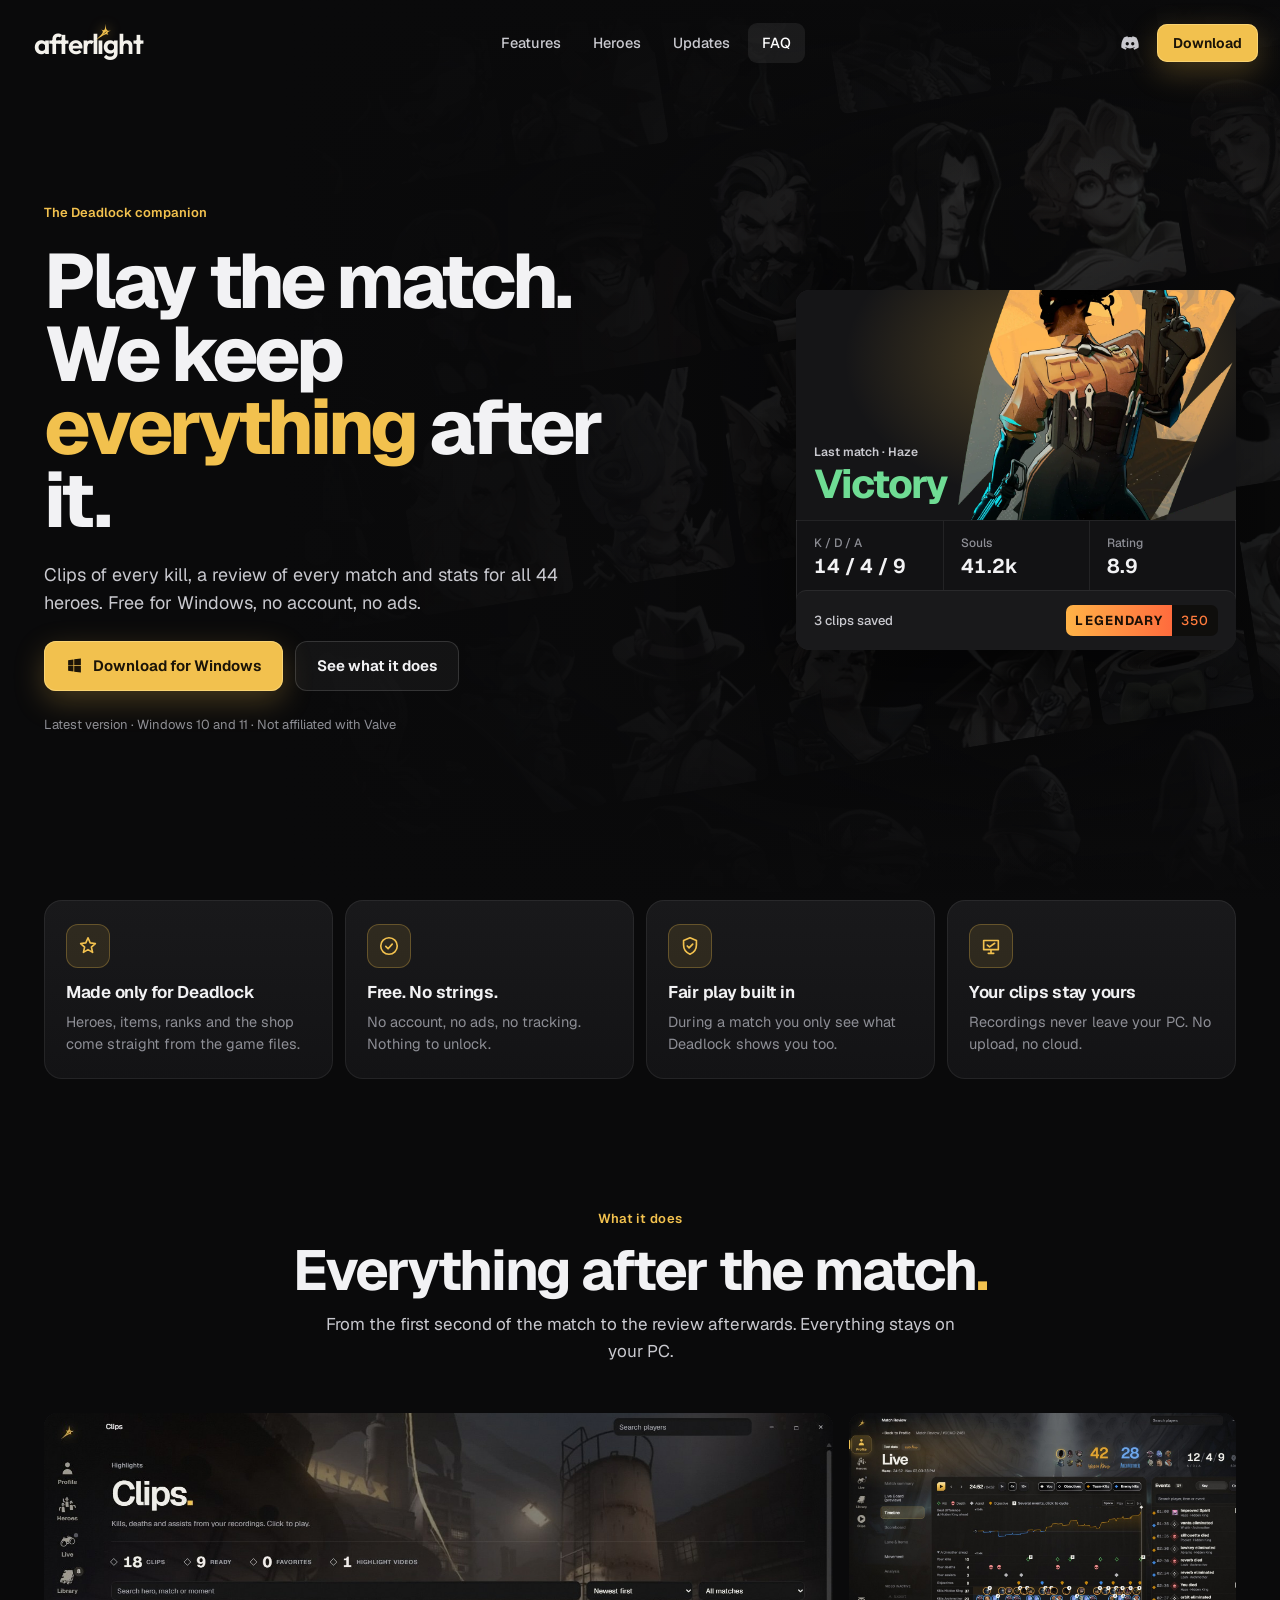
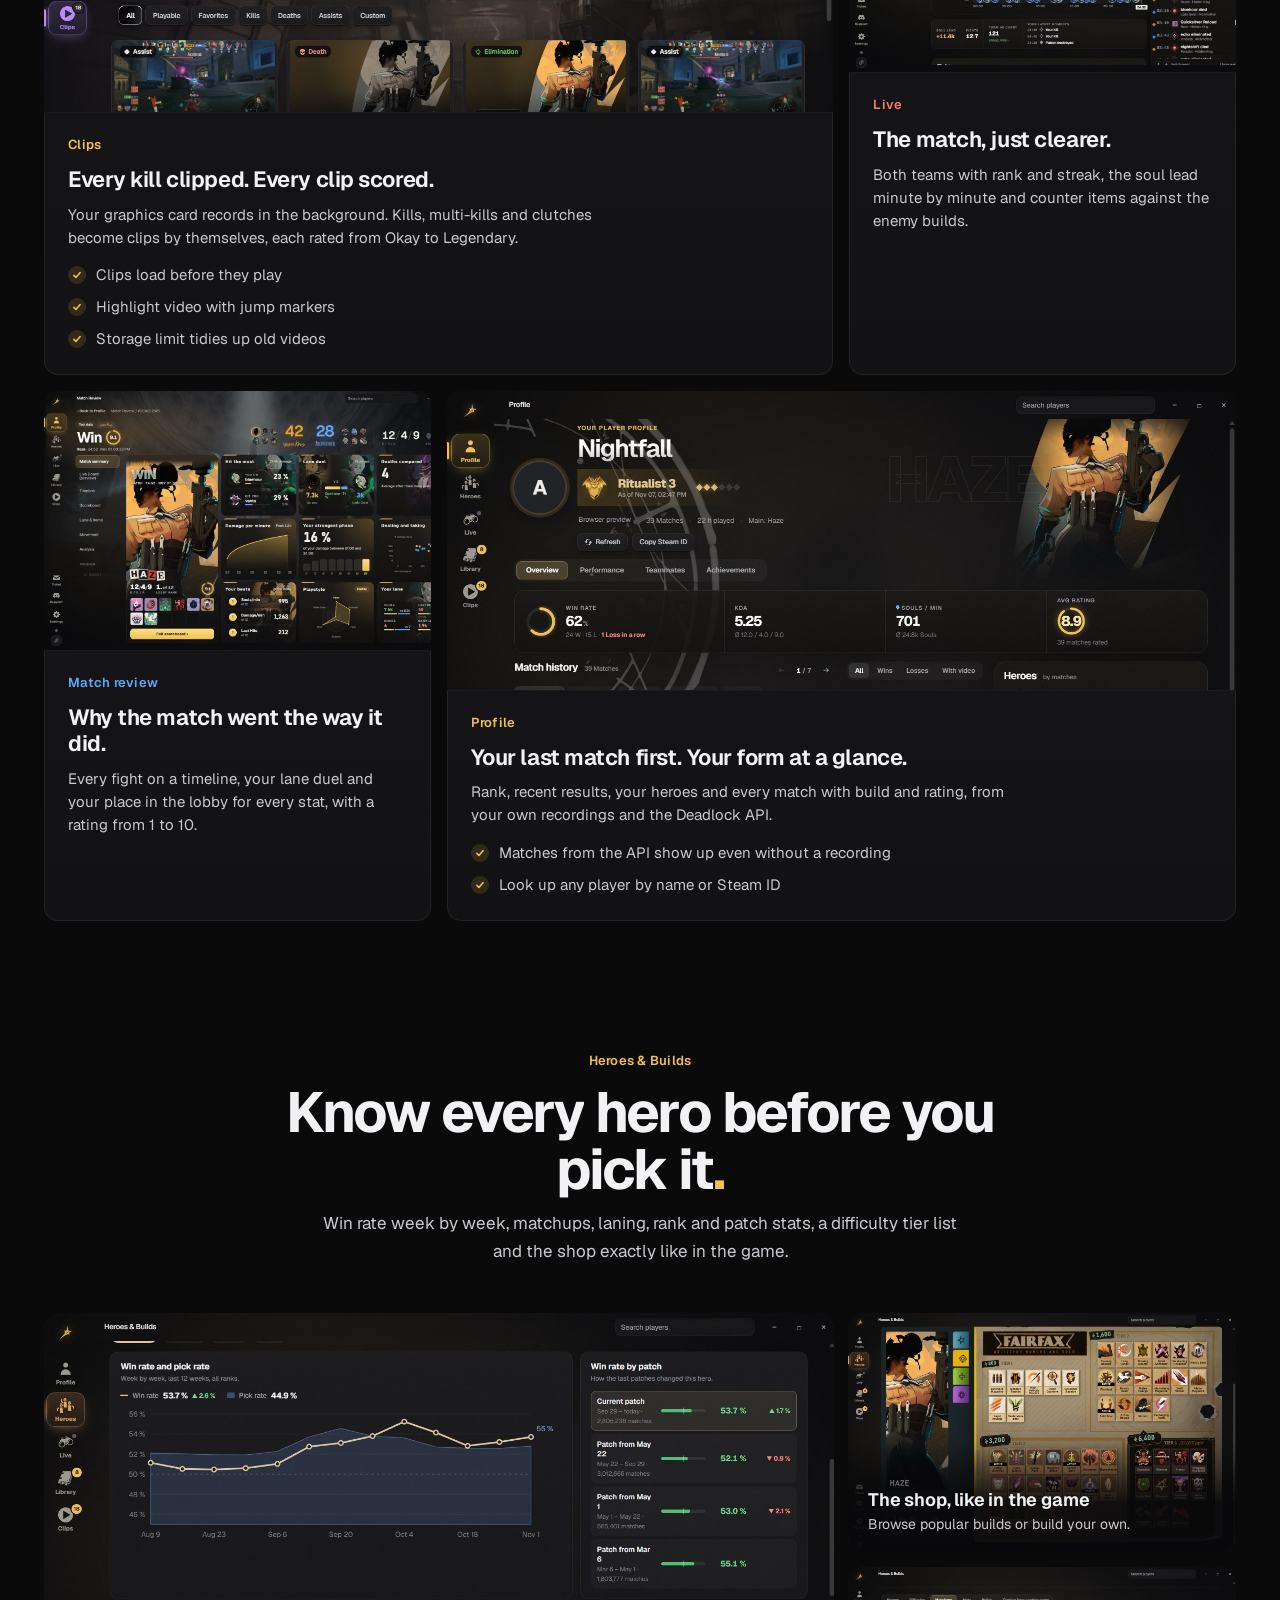
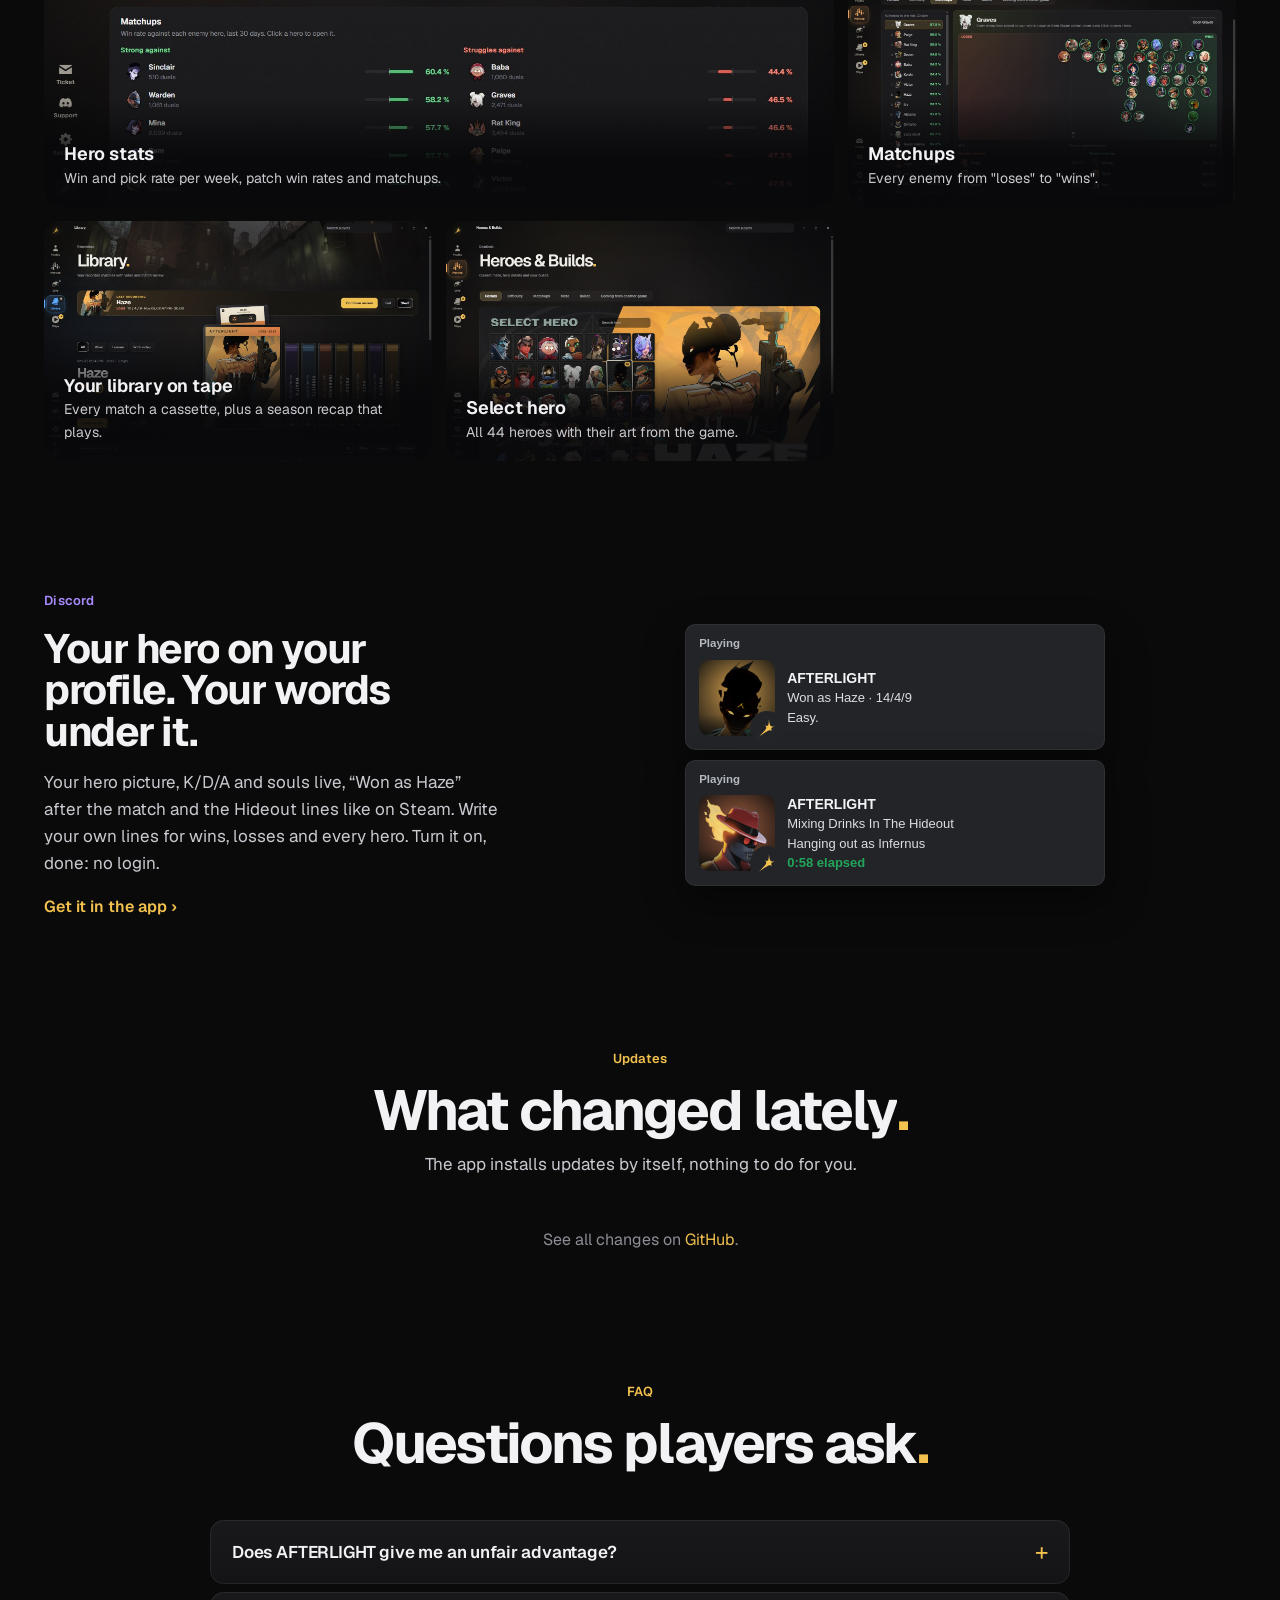
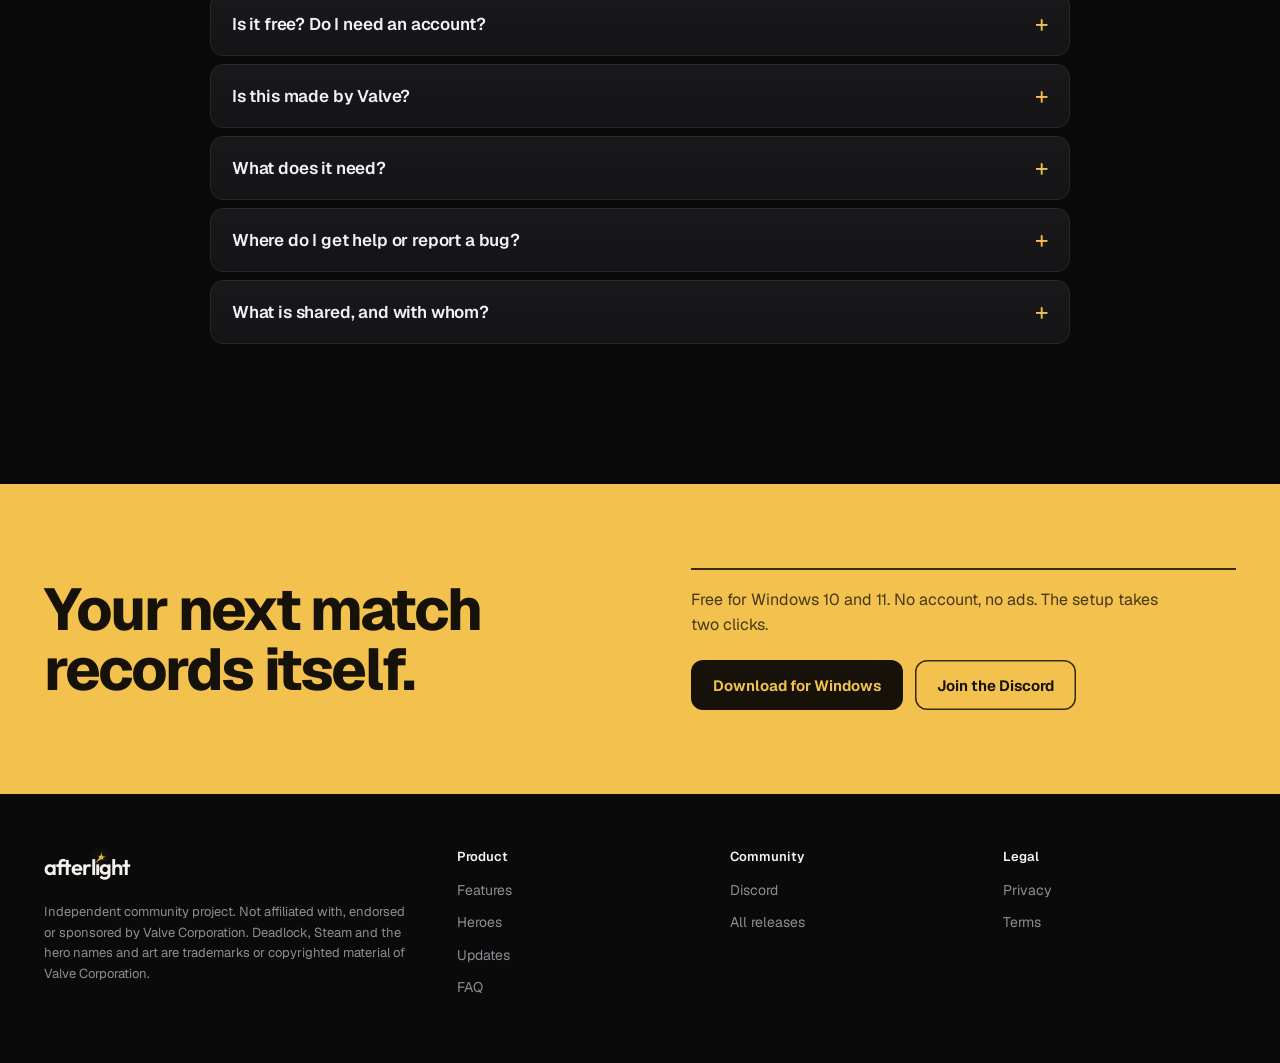
<file: index.html>
<!doctype html>
<html lang="en">
<head>
<meta charset="utf-8">
<meta name="viewport" content="width=device-width,initial-scale=1">
<title>AFTERLIGHT · Deadlock companion</title>
<meta name="description" content="Free Deadlock companion for Windows: smooth 60 fps clips with sound, match reviews, hero stats, a Deadlock-style shop and a live board.">
<link rel="icon" href="assets/icon.png">
<link rel="stylesheet" href="style.css?v=6">
</head>
<body>

<header class="nav" id="nav">
  <a class="brand" href="#top" aria-label="AFTERLIGHT home">
    <span class="wordmark" aria-hidden="true">af<span class="wm-f">t</span>erl<span class="wm-i">ı<svg class="wm-star" viewBox="0 0 100 100"><path fill-rule="evenodd" d="M60.6 2C65.3 41.8 69 44.5 95.2 40.9C70.8 50.2 69.9 53.6 78.4 65.8C64.7 57.9 57.6 61.6 4.8 98C50.2 53.9 53.8 48.4 36.7 35C56.5 43.5 59.4 41.7 60.6 2ZM44 65.1Q65.8 53.9 71 42.4Q61.7 49 44 65.1Z"/></svg></span>ght</span>
  </a>
  <nav class="links" aria-label="Main">
    <a href="#features">Features</a><a href="#heroes">Heroes</a><a href="#updates">Updates</a><a href="#faq">FAQ</a>
  </nav>
  <div class="nav-right">
    <a class="icon-link" href="https://discord.gg/nSWygtFfjM" target="_blank" rel="noopener" aria-label="AFTERLIGHT on Discord" title="Discord"><svg viewBox="0 0 24 24" aria-hidden="true"><path d="M19.3 5.3A17 17 0 0 0 15 4l-.5 1.1a15.6 15.6 0 0 0-5 0L9 4a17 17 0 0 0-4.3 1.3C2 9.4 1.3 13.4 1.6 17.3A17 17 0 0 0 6.9 20l1.1-1.7c-.6-.2-1.2-.5-1.8-.9l.4-.3a12 12 0 0 0 10.8 0l.4.3c-.6.4-1.2.7-1.8.9l1.1 1.7a17 17 0 0 0 5.3-2.7c.4-4.5-.7-8.5-2.8-12zM8.7 14.9c-1 0-1.9-1-1.9-2.1s.8-2.1 1.9-2.1 1.9 1 1.9 2.1-.8 2.1-1.9 2.1zm6.6 0c-1 0-1.9-1-1.9-2.1s.8-2.1 1.9-2.1 1.9 1 1.9 2.1-.8 2.1-1.9 2.1z"/></svg></a>
    <a class="btn small" data-download href="#">Download</a>
  </div>
</header>

<main id="top">
  <!-- HERO: all 44 heroes as a slanted wall behind the message, one real-style match card on the right -->
  <section class="hb" id="hero">
    <div class="hb-wall" id="heroWall" aria-hidden="true"></div>
    <div class="hb-in">
      <div class="hb-copy">
        <span class="eyebrow">The Deadlock companion</span>
        <h1>Play the match.<br>We keep <em>everything</em> after it.</h1>
        <p class="sub">Clips of every kill, a review of every match and stats for all 44 heroes. Free for Windows, no account, no ads.</p>
        <div class="cta-row">
          <a class="btn" data-download href="#"><svg viewBox="0 0 24 24" aria-hidden="true"><path d="M3 4.5 10.5 3.4v8.1H3zm0 15 7.5 1.1v-8.1H3zM11.6 3.3 21 2v9.5h-9.4zm0 17.4L21 22v-9.4h-9.4z"/></svg>Download for Windows</a>
          <a class="btn ghost" href="#features">See what it does</a>
        </div>
        <p class="fine"><span id="heroVersion">Latest version</span> · Windows 10 and 11 · Not affiliated with Valve</p>
      </div>
      <article class="hb-card" aria-label="Example of a match card in the app">
        <div class="art"><img src="assets/render-13.webp" alt=""><div class="res"><small>Last match · Haze</small><b>Victory</b></div></div>
        <div class="row"><div><small>K / D / A</small><b>14 / 4 / 9</b></div><div><small>Souls</small><b>41.2k</b></div><div><small>Rating</small><b>8.9</b></div></div>
        <div class="clip"><span>3 clips saved</span><span class="cs-badge"><b>Legendary</b><i>350</i></span></div>
      </article>
    </div>
  </section>

  <!-- WHY: what makes AFTERLIGHT different -->
  <section class="why reveal" aria-label="Why AFTERLIGHT">
    <div class="why-item"><span class="why-ico"><svg viewBox="0 0 24 24"><path d="M12 3l2.4 5.6L20 9.3l-4.3 3.9L17 19l-5-3-5 3 1.3-5.8L4 9.3l5.6-.7z"/></svg></span><b>Made only for Deadlock</b><span>Heroes, items, ranks and the shop come straight from the game files.</span></div>
    <div class="why-item"><span class="why-ico"><svg viewBox="0 0 24 24"><path d="M12 3a9 9 0 1 0 0 18 9 9 0 0 0 0-18zM8.5 12.5l2.5 2.5 4.5-5"/></svg></span><b>Free. No strings.</b><span>No account, no ads, no tracking. Nothing to unlock.</span></div>
    <div class="why-item"><span class="why-ico"><svg viewBox="0 0 24 24"><path d="M12 3l7 3v5c0 4.6-3 8.4-7 10-4-1.6-7-5.4-7-10V6zM9 12l2 2 4-4"/></svg></span><b>Fair play built in</b><span>During a match you only see what Deadlock shows you too.</span></div>
    <div class="why-item"><span class="why-ico"><svg viewBox="0 0 24 24"><path d="M4 6h16v10H4zM9 20h6M12 16v4M8 11l2.5 2L16 9"/></svg></span><b>Your clips stay yours</b><span>Recordings never leave your PC. No upload, no cloud.</span></div>
  </section>

  <!-- FEATURES: asymmetric grid, every card shows a real screenshot of the app -->
  <section class="features" id="features">
    <header class="sec-head reveal"><span class="kick">What it does</span><h2>Everything after the match<span class="dot">.</span></h2><p>From the first second of the match to the review afterwards. Everything stays on your PC.</p></header>
    <div class="fx">
      <article class="fx-card wide reveal">
        <figure><img src="assets/shots/clips.jpg" alt="The Clips page with scored clips" loading="lazy"></figure>
        <div class="fx-copy"><span class="kick gold">Clips</span><h3>Every kill clipped. Every clip scored.</h3>
          <p>Your graphics card records in the background. Kills, multi-kills and clutches become clips by themselves, each rated from Okay to Legendary.</p>
          <ul class="ticks"><li>Clips load before they play</li><li>Highlight video with jump markers</li><li>Storage limit tidies up old videos</li></ul></div>
      </article>
      <article class="fx-card reveal">
        <figure><img src="assets/shots/live.jpg" alt="Live timeline" loading="lazy"></figure>
        <div class="fx-copy"><span class="kick red">Live</span><h3>The match, just clearer.</h3>
          <p>Both teams with rank and streak, the soul lead minute by minute and counter items against the enemy builds.</p></div>
      </article>
      <article class="fx-card reveal">
        <figure><img src="assets/shots/review.jpg" alt="Match review highlights" loading="lazy"></figure>
        <div class="fx-copy"><span class="kick blue">Match review</span><h3>Why the match went the way it did.</h3>
          <p>Every fight on a timeline, your lane duel and your place in the lobby for every stat, with a rating from 1 to 10.</p></div>
      </article>
      <article class="fx-card wide reveal">
        <figure><img src="assets/shots/profile.jpg" alt="Player profile with match history" loading="lazy"></figure>
        <div class="fx-copy"><span class="kick gold">Profile</span><h3>Your last match first. Your form at a glance.</h3>
          <p>Rank, recent results, your heroes and every match with build and rating, from your own recordings and the Deadlock API.</p>
          <ul class="ticks"><li>Matches from the API show up even without a recording</li><li>Look up any player by name or Steam ID</li></ul></div>
      </article>
    </div>
  </section>

  <!-- HEROES -->
  <section class="heroes" id="heroes">
    <header class="sec-head reveal"><span class="kick">Heroes &amp; Builds</span><h2>Know every hero before you pick it<span class="dot">.</span></h2><p>Win rate week by week, matchups, laning, rank and patch stats, a difficulty tier list and the shop exactly like in the game.</p></header>
    <div class="bento">
      <figure class="cell big reveal"><img src="assets/shots/heroes-stats.jpg" alt="Hero statistics" loading="lazy"><figcaption><b>Hero stats</b><span>Win and pick rate per week, patch win rates and matchups.</span></figcaption></figure>
      <figure class="cell reveal"><img src="assets/shots/shop.jpg" alt="Shop like in Deadlock" loading="lazy"><figcaption><b>The shop, like in the game</b><span>Browse popular builds or build your own.</span></figcaption></figure>
      <figure class="cell reveal"><img src="assets/shots/matchups.jpg" alt="Matchup field" loading="lazy"><figcaption><b>Matchups</b><span>Every enemy from "loses" to "wins".</span></figcaption></figure>
      <figure class="cell reveal"><img src="assets/shots/shelf.jpg" alt="Library as a cassette shelf" loading="lazy"><figcaption><b>Your library on tape</b><span>Every match a cassette, plus a season recap that plays.</span></figcaption></figure>
      <figure class="cell reveal"><img src="assets/shots/heroes-select.jpg" alt="Select hero" loading="lazy"><figcaption><b>Select hero</b><span>All 44 heroes with their art from the game.</span></figcaption></figure>
    </div>
  </section>

  <!-- DISCORD -->
  <section class="show discord reveal" id="discord">
    <div class="show-copy"><span class="kick violet">Discord</span><h3>Your hero on your profile. Your words under it.</h3>
      <p>Your hero picture, K/D/A and souls live, “Won as Haze” after the match and the Hideout lines like on Steam. Write your own lines for wins, losses and every hero. Turn it on, done: no login.</p>
      <a class="more" data-download href="#">Get it in the app ›</a></div>
    <div class="dc-cards">
      <div class="dc"><small>Playing</small><div class="dc-row"><span class="dc-art"><img src="assets/heroes/13.png" alt=""><i><svg viewBox="0 0 100 100"><path fill-rule="evenodd" d="M60.6 2C65.3 41.8 69 44.5 95.2 40.9C70.8 50.2 69.9 53.6 78.4 65.8C64.7 57.9 57.6 61.6 4.8 98C50.2 53.9 53.8 48.4 36.7 35C56.5 43.5 59.4 41.7 60.6 2Z"/></svg></i></span><span class="dc-text"><b>AFTERLIGHT</b><span>Won as Haze · 14/4/9</span><span>Easy.</span></span></div></div>
      <div class="dc"><small>Playing</small><div class="dc-row"><span class="dc-art"><img src="assets/heroes/1.png" alt=""><i><svg viewBox="0 0 100 100"><path fill-rule="evenodd" d="M60.6 2C65.3 41.8 69 44.5 95.2 40.9C70.8 50.2 69.9 53.6 78.4 65.8C64.7 57.9 57.6 61.6 4.8 98C50.2 53.9 53.8 48.4 36.7 35C56.5 43.5 59.4 41.7 60.6 2Z"/></svg></i></span><span class="dc-text"><b>AFTERLIGHT</b><span>Mixing Drinks In The Hideout</span><span>Hanging out as Infernus</span><span class="dc-time">0:58 elapsed</span></span></div></div>
    </div>
  </section>

  <!-- PATCH NOTES -->
  <section class="updates" id="updates">
    <header class="sec-head reveal"><span class="kick">Updates</span><h2>What changed lately<span class="dot">.</span></h2><p>The app installs updates by itself, nothing to do for you.</p></header>
    <div class="notes" id="notes"><p class="loading">Loading the latest releases …</p></div>
  </section>

  <!-- FAQ -->
  <section class="faq" id="faq">
    <header class="sec-head reveal"><span class="kick">FAQ</span><h2>Questions players ask<span class="dot">.</span></h2></header>
    <div class="faq-list">
    <details><summary>Does AFTERLIGHT give me an unfair advantage?</summary><p>No. During a match it only shows what Deadlock shows you too: K/D/A, souls, items and the kill feed. Damage, healing, objective damage, last hits and denies of other players only open after the match. AFTERLIGHT never writes into the game and never automates input.</p></details>
    <details><summary>Is it free? Do I need an account?</summary><p>It is free, without an account, ads or tracking. Your matches, recordings and clips stay on your PC in the “Afterlight Data” folder.</p></details>
    <details><summary>Is this made by Valve?</summary><p>No. AFTERLIGHT is an independent community project and is not affiliated with, endorsed or sponsored by Valve. Deadlock is a trademark of Valve Corporation.</p></details>
    <details><summary>What does it need?</summary><p>Windows 10 (version 2004 or newer) or Windows 11 and a graphics card with a hardware encoder (NVIDIA, AMD or Intel) for the smooth GPU recording.</p></details>
    <details><summary>Where do I get help or report a bug?</summary><p>On the <a class="inline" href="https://discord.gg/nSWygtFfjM" target="_blank" rel="noopener">AFTERLIGHT Discord</a>, or straight from the app with the ticket button in the sidebar.</p></details>
    <details><summary>What is shared, and with whom?</summary><p>Only if community tracking is on: the match ID and replay access data of your own matches go to the community-run Deadlock API, so trackers can show your match. Videos, events and logins never leave your PC. You can turn it off any time.</p></details>
    </div>
  </section>

  <!-- FINAL CTA: full-width band in the brand colour -->
  <section class="band reveal" aria-label="Download">
    <div class="band-in">
      <h2>Your next match records itself.</h2>
      <div class="band-side"><p>Free for Windows 10 and 11. No account, no ads. The setup takes two clicks.</p>
        <div class="cta-row"><a class="btn dark" data-download href="#">Download for Windows</a><a class="btn line" href="https://discord.gg/nSWygtFfjM" target="_blank" rel="noopener">Join the Discord</a></div></div>
    </div>
  </section>
</main>

<footer class="foot">
  <div class="foot-brand"><span class="wordmark small" aria-label="AFTERLIGHT">af<span class="wm-f">t</span>erl<span class="wm-i">ı<svg class="wm-star" viewBox="0 0 100 100"><path fill-rule="evenodd" d="M60.6 2C65.3 41.8 69 44.5 95.2 40.9C70.8 50.2 69.9 53.6 78.4 65.8C64.7 57.9 57.6 61.6 4.8 98C50.2 53.9 53.8 48.4 36.7 35C56.5 43.5 59.4 41.7 60.6 2ZM44 65.1Q65.8 53.9 71 42.4Q61.7 49 44 65.1Z"/></svg></span>ght</span>
    <p>Independent community project. Not affiliated with, endorsed or sponsored by Valve Corporation. Deadlock, Steam and the hero names and art are trademarks or copyrighted material of Valve Corporation.</p></div>
  <nav aria-label="Product"><b>Product</b><a href="#features">Features</a><a href="#heroes">Heroes</a><a href="#updates">Updates</a><a href="#faq">FAQ</a></nav>
  <nav aria-label="Community"><b>Community</b><a href="https://discord.gg/nSWygtFfjM" target="_blank" rel="noopener">Discord</a><a href="https://github.com/prodbycooooooollin-byte/afterlight-releases/releases" rel="noopener">All releases</a></nav>
  <nav aria-label="Legal"><b>Legal</b><a href="privacy.html">Privacy</a><a href="terms.html">Terms</a></nav>
</footer>

<script src="app.js?v=6"></script>
</body>
</html>
</file>
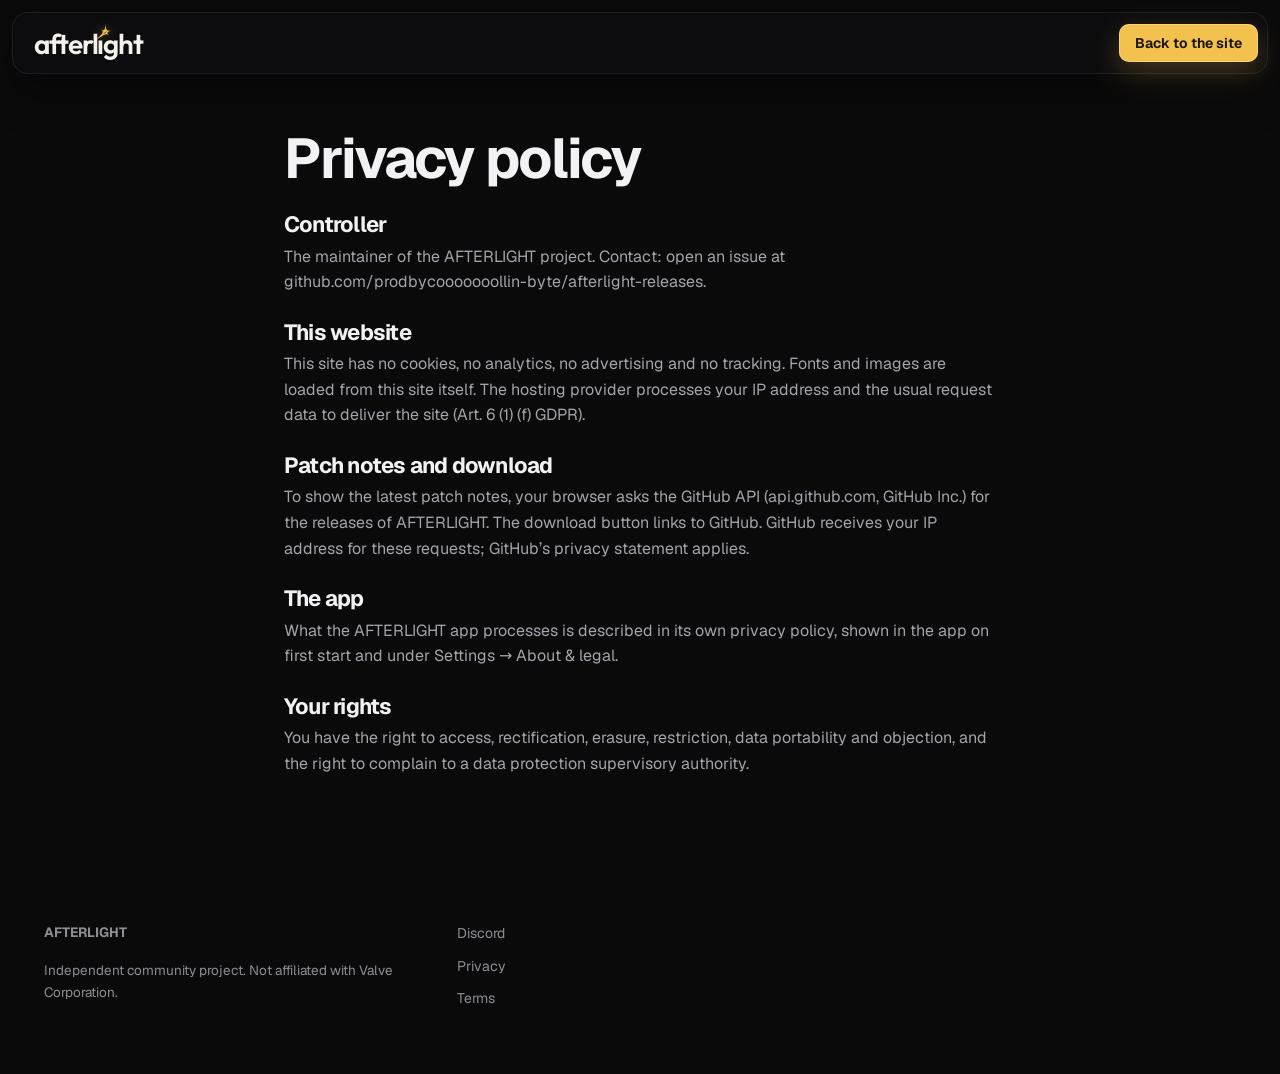
<file: privacy.html>
<!doctype html>
<html lang="en"><head><meta charset="utf-8"><meta name="viewport" content="width=device-width,initial-scale=1"><title>AFTERLIGHT</title><link rel="icon" href="assets/icon.png"><link rel="stylesheet" href="style.css">
<style>.legal{max-width:760px;margin:0 auto;padding:130px 24px 90px;display:grid;gap:26px}.legal h1{font-size:56px}.legal h2{font-size:22px;margin-bottom:8px}.legal p{color:var(--paper-2);max-width:68ch}</style></head>
<body data-page="privacy">
<header class="nav solid legal-nav"><a class="brand" href="index.html" aria-label="AFTERLIGHT home"><span class="wordmark" aria-hidden="true">af<span class="wm-f">t</span>erl<span class="wm-i">ı<svg class="wm-star" viewBox="0 0 100 100"><path fill-rule="evenodd" d="M60.6 2C65.3 41.8 69 44.5 95.2 40.9C70.8 50.2 69.9 53.6 78.4 65.8C64.7 57.9 57.6 61.6 4.8 98C50.2 53.9 53.8 48.4 36.7 35C56.5 43.5 59.4 41.7 60.6 2ZM44 65.1Q65.8 53.9 71 42.4Q61.7 49 44 65.1Z"/></svg></span>ght</span></a><a class="btn small" href="index.html">Back to the site</a></header>
<main class="legal" id="legal"></main>
<footer class="foot"><div><b>AFTERLIGHT</b><p>Independent community project. Not affiliated with Valve Corporation.</p></div><nav aria-label="Legal"><a href="https://discord.gg/nSWygtFfjM" target="_blank" rel="noopener">Discord</a><a href="privacy.html">Privacy</a><a href="terms.html">Terms</a></nav></footer>
<script src="legal.js"></script>
</body></html>
</file>
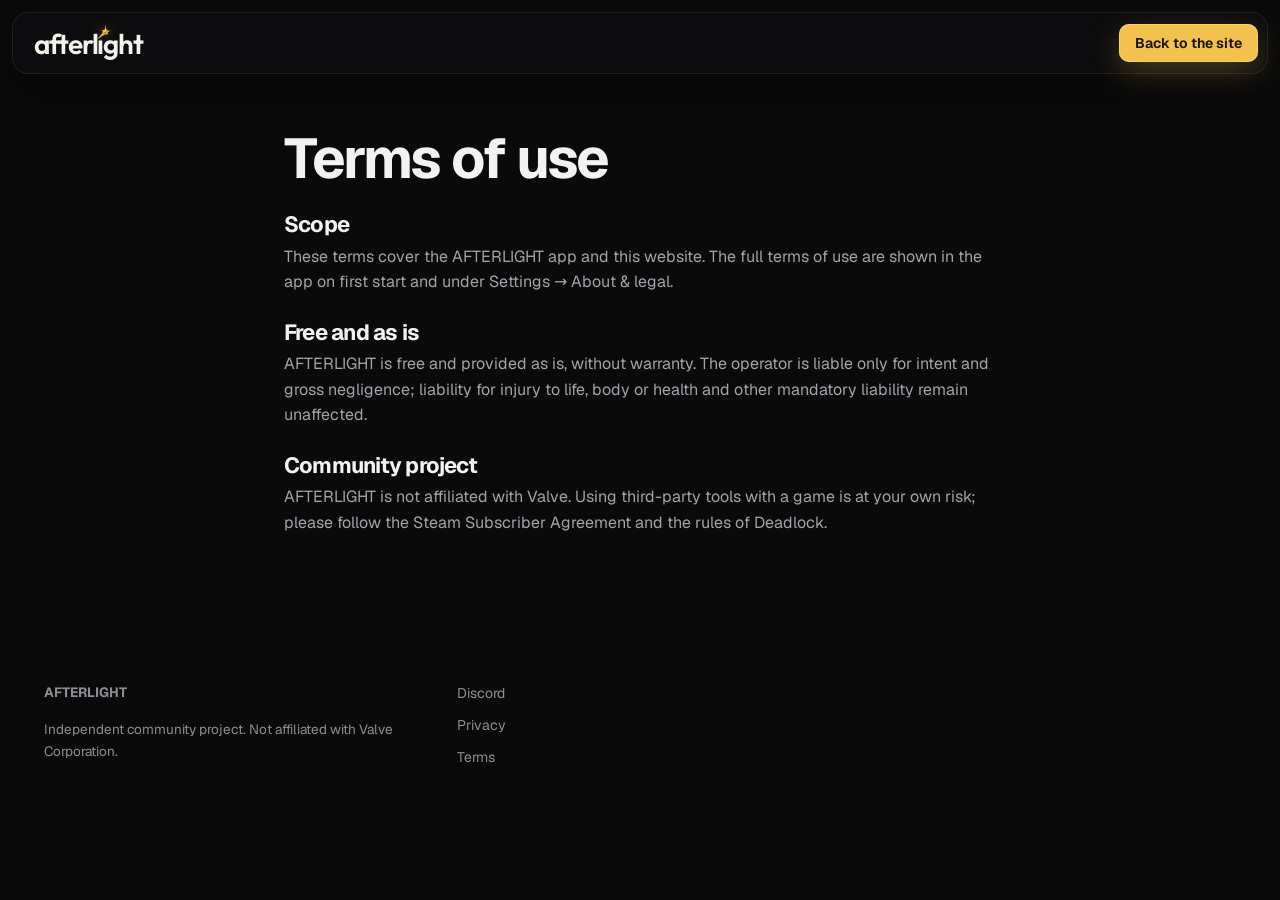
<file: terms.html>
<!doctype html>
<html lang="en"><head><meta charset="utf-8"><meta name="viewport" content="width=device-width,initial-scale=1"><title>AFTERLIGHT</title><link rel="icon" href="assets/icon.png"><link rel="stylesheet" href="style.css">
<style>.legal{max-width:760px;margin:0 auto;padding:130px 24px 90px;display:grid;gap:26px}.legal h1{font-size:56px}.legal h2{font-size:22px;margin-bottom:8px}.legal p{color:var(--paper-2);max-width:68ch}</style></head>
<body data-page="terms">
<header class="nav solid legal-nav"><a class="brand" href="index.html" aria-label="AFTERLIGHT home"><span class="wordmark" aria-hidden="true">af<span class="wm-f">t</span>erl<span class="wm-i">ı<svg class="wm-star" viewBox="0 0 100 100"><path fill-rule="evenodd" d="M60.6 2C65.3 41.8 69 44.5 95.2 40.9C70.8 50.2 69.9 53.6 78.4 65.8C64.7 57.9 57.6 61.6 4.8 98C50.2 53.9 53.8 48.4 36.7 35C56.5 43.5 59.4 41.7 60.6 2ZM44 65.1Q65.8 53.9 71 42.4Q61.7 49 44 65.1Z"/></svg></span>ght</span></a><a class="btn small" href="index.html">Back to the site</a></header>
<main class="legal" id="legal"></main>
<footer class="foot"><div><b>AFTERLIGHT</b><p>Independent community project. Not affiliated with Valve Corporation.</p></div><nav aria-label="Legal"><a href="https://discord.gg/nSWygtFfjM" target="_blank" rel="noopener">Discord</a><a href="privacy.html">Privacy</a><a href="terms.html">Terms</a></nav></footer>
<script src="legal.js"></script>
</body></html>
</file>
<file: style.css>
@font-face{font-family:Geist;font-weight:100 900;font-display:swap;src:url(assets/fonts/geist.woff2) format('woff2')}
@font-face{font-family:Outfit;font-weight:600;font-display:swap;src:url(assets/fonts/outfit-600.woff2) format('woff2')}

/* Farben und Schrift wie in der App: neutrales Schwarz, Gold als einziger Akzent, Amber/Saphir für die Teams. */
:root{
  --bg:#0a0a0b;--panel:#161618;--panel-2:#1c1c1f;--edge:rgba(255,255,255,.07);
  --ink:#f2f2f4;--ink-2:#c9c9cf;--muted:#8d8e95;
  --gold:#f2c14e;--gold-hi:#ffe08a;--amber:#e8a33c;--sapphire:#5aa9ff;--good:#6fdc94;--bad:#ff7a6b;--violet:#a98bff;
  --text:Geist,'Segoe UI Variable Text','Segoe UI',system-ui,sans-serif;--display:Geist,'Segoe UI Variable Display','Segoe UI',sans-serif;
  --ease:cubic-bezier(.2,.7,.15,1);--max:1240px;
  /* Namen aus dem Demo-Teil auf die App-Farben gelegt */
  --soot:var(--bg);--soot-2:#19191b;--soot-3:#212124;--rule:var(--edge);--paper:var(--ink);--paper-2:#a3a4ab;--smoke:var(--muted);
  --lamp:var(--gold);--lamp-hi:var(--gold-hi);--soul:var(--good);--blood:var(--bad);
}
*{box-sizing:border-box;margin:0;padding:0}
html{scroll-behavior:smooth;background:var(--bg)}
body{background:var(--bg);color:var(--ink);font:400 16px/1.6 var(--text);-webkit-font-smoothing:antialiased;overflow-x:hidden}
a{color:inherit;text-decoration:none}
button{font:inherit;color:inherit;background:none;border:0;cursor:pointer}
img{display:block;max-width:100%}
:focus-visible{outline:2px solid var(--gold);outline-offset:3px;border-radius:6px}
h1,h2,h3{font-family:var(--display);letter-spacing:-.035em;line-height:1.02;font-weight:700}
.dot{color:var(--gold)}
.fine{font-size:13px;color:var(--muted)}

/* Schriftzug wie in der App: Outfit, Sternschnuppe über dem i */
.wordmark{position:relative;display:inline-block;font:600 28px/1 Outfit,var(--text);letter-spacing:-.045em;color:#f4f2ec;white-space:nowrap;padding-top:6px}
.wordmark.small{font-size:22px}
.wm-i{position:relative;display:inline-block}
.wm-star{position:absolute;left:50%;top:-.02em;width:.62em;height:.62em;transform:translate(-30%,-38%);fill:var(--gold);filter:drop-shadow(0 0 6px rgba(242,193,78,.55))}

/* Buttons */
.btn{display:inline-flex;align-items:center;gap:10px;height:50px;padding:0 22px;border-radius:12px;font:650 15px/1 var(--text);color:#1b1408;background:var(--gold);box-shadow:0 0 0 1px rgba(255,224,138,.6) inset,0 10px 30px rgba(242,193,78,.25);transition:transform .2s var(--ease),box-shadow .2s,background .2s}
.btn svg{width:17px;height:17px;fill:currentColor}
.btn:hover{background:var(--gold-hi);transform:translateY(-1px);box-shadow:0 0 0 1px #fff3c4 inset,0 14px 40px rgba(242,193,78,.38)}
.btn.ghost{color:var(--ink);background:rgba(255,255,255,.04);box-shadow:inset 0 0 0 1px rgba(255,255,255,.14)}
.btn.ghost:hover{background:rgba(255,255,255,.08);box-shadow:inset 0 0 0 1px rgba(255,255,255,.3)}
.btn.small{height:38px;padding:0 16px;border-radius:10px;font-size:14px}

/* Kopfzeile: Logo links, vier Ziele in der Mitte, Discord und Download rechts */
.nav{position:fixed;inset:12px 12px auto;z-index:50;display:grid;grid-template-columns:1fr auto 1fr;align-items:center;height:62px;padding:0 10px 0 22px;border-radius:16px;transition:background .3s,box-shadow .3s,inset .3s}
.nav.solid{background:rgba(14,14,16,.78);backdrop-filter:blur(16px) saturate(1.2);box-shadow:inset 0 0 0 1px rgba(255,255,255,.08),0 18px 40px rgba(0,0,0,.35)}
.brand{justify-self:start}
.links{display:flex;gap:4px;padding:4px;border-radius:12px}
.links a{padding:8px 14px;border-radius:9px;font-size:14.5px;font-weight:500;color:var(--ink-2);transition:background .15s,color .15s}
.links a:hover,.links a.on{color:#fff;background:rgba(255,255,255,.07)}
.nav-right{justify-self:end;display:flex;align-items:center;gap:8px}
.icon-link{display:grid;place-items:center;width:38px;height:38px;border-radius:10px;color:var(--ink-2)}
.icon-link svg{width:20px;height:20px;fill:currentColor}
.icon-link:hover{color:#8c96ff;background:rgba(255,255,255,.06)}

/* ---------- HERO ---------- */
.hero{position:relative;min-height:100vh;display:grid;grid-template-columns:minmax(0,.82fr) minmax(0,1.18fr);align-items:center;gap:40px;padding:120px max(24px,calc((100vw - var(--max))/2)) 70px;overflow:hidden;isolation:isolate}
.hero-bg{position:absolute;inset:0;z-index:-1;pointer-events:none}
.hero-bg .slate{position:absolute;inset:0;background:url(assets/tex-slate-aura.webp) center top/1600px auto repeat;opacity:.9;-webkit-mask:radial-gradient(70% 80% at 60% 30%,#000 30%,transparent 85%);mask:radial-gradient(70% 80% at 60% 30%,#000 30%,transparent 85%)}
.hero-bg .sigil{position:absolute;right:calc(50% - 760px);top:50%;width:1100px;aspect-ratio:1;margin-top:-550px;background:url(assets/tex-sigil.webp) center/contain no-repeat;opacity:.22;animation:sigil 240s linear infinite;will-change:transform}
.hero-bg .glow{position:absolute;inset:0;background:radial-gradient(40% 50% at 70% 45%,rgba(242,193,78,.16),transparent 70%),radial-gradient(30% 40% at 20% 80%,rgba(90,169,255,.08),transparent 70%),linear-gradient(180deg,transparent 70%,var(--bg))}
@keyframes sigil{to{transform:rotate(360deg)}}
.hero-copy{display:grid;gap:22px;max-width:600px}
.pill{justify-self:start;display:inline-flex;align-items:center;gap:10px;height:36px;padding:0 6px 0 12px;border-radius:999px;font-size:13.5px;color:var(--ink-2);background:rgba(242,193,78,.08);box-shadow:inset 0 0 0 1px rgba(242,193,78,.3)}
.pill i{width:8px;height:8px;border-radius:50%;background:var(--gold);box-shadow:0 0 10px var(--gold)}
.pill b{padding:5px 10px;border-radius:999px;background:rgba(242,193,78,.16);color:var(--gold);font-weight:600;font-size:12.5px}
.pill:hover{box-shadow:inset 0 0 0 1px rgba(242,193,78,.6)}
.hero h1{font-size:clamp(44px,4.5vw,70px)}
.hero h1 em{font-style:normal;background:linear-gradient(100deg,var(--gold-hi),var(--gold) 45%,#ff9f43);-webkit-background-clip:text;background-clip:text;color:transparent}
.hero .sub{font-size:18.5px;line-height:1.55;color:var(--ink-2);max-width:52ch}
.cta-row{display:flex;flex-wrap:wrap;gap:12px}
/* Bühne: App-Fenster schräg im Raum, kleine Karten schweben davor; Maus und Scrollen bewegen alles leicht */
.hero-stage{position:relative;height:620px;perspective:1600px}
.win{position:relative;border-radius:14px;overflow:hidden;background:#0e0e10;box-shadow:0 0 0 1px rgba(255,255,255,.1),0 40px 120px rgba(0,0,0,.65),0 0 80px rgba(242,193,78,.08)}
.win img{width:100%;height:auto}
.hero-stage .win.main{position:absolute;left:4%;top:4%;width:126%;transform:rotateY(calc(-14deg + var(--mx,0) * 6deg)) rotateX(calc(6deg - var(--my,0) * 4deg)) translateZ(0);transition:transform .5s var(--ease);animation:rise 1.1s .1s var(--ease) both}
@keyframes rise{from{opacity:0;transform:rotateY(-22deg) rotateX(14deg) translateY(60px) scale(.94)}}
.float{position:absolute;z-index:2;display:flex;align-items:center;gap:12px;padding:12px 14px;border-radius:14px;background:rgba(20,20,22,.86);backdrop-filter:blur(12px);box-shadow:inset 0 0 0 1px rgba(255,255,255,.09),0 20px 50px rgba(0,0,0,.5);transform:translate3d(calc(var(--mx,0) * var(--d) * 1px),calc(var(--my,0) * var(--d) * 1px),0);animation:pop .7s var(--ease) both}
.float small{color:var(--muted);font-size:12px}
.f1{--d:-26;left:-4%;top:16%;flex-direction:column;align-items:flex-start;gap:6px;animation-delay:.7s}
.f2{--d:30;left:6%;bottom:12%;animation-delay:.95s}
.f2 img{width:44px;height:44px;border-radius:10px;object-fit:cover}
.f2 b{display:block;font-size:14px}.f2 span small{display:block}
.f3{--d:-18;right:2%;bottom:4%;flex-direction:column;align-items:flex-start;gap:2px;width:170px;animation-delay:1.2s}
.f3 b{font:700 26px/1 var(--display);color:var(--gold)}
.f3 svg{width:100%;height:34px}.f3 path{fill:none;stroke:var(--gold);stroke-width:2.5;stroke-linecap:round}
@keyframes pop{from{opacity:0;transform:translateY(16px) scale(.96)}}
.cs-badge{--c:#ff7b3d;display:inline-flex;border-radius:7px;overflow:hidden;font:800 11px/1 var(--text);letter-spacing:.08em;text-transform:uppercase}
.cs-badge b{padding:7px 9px;background:linear-gradient(90deg,#ffb347,#ff6b3d);color:#1a0f06}
.cs-badge i{font-style:normal;padding:7px 9px;background:rgba(14,13,11,.88);color:var(--c)}

/* Zahlenleiste */
.strip{display:grid;grid-template-columns:repeat(4,1fr);gap:12px;max-width:var(--max);margin:0 auto;padding:0 24px}
.strip>div{display:grid;gap:6px;padding:22px 22px 20px;border-radius:16px;background:linear-gradient(180deg,#19191b,#141416);box-shadow:inset 0 0 0 1px var(--edge)}
.strip b{font:700 44px/1 var(--display);letter-spacing:-.03em}
.strip b small{font-size:18px;color:var(--muted);margin-left:3px;font-weight:600}
.strip span{color:var(--muted);font-size:14px}

/* Abschnittsköpfe wie die Seitentitel in der App: groß, mit goldenem Punkt */
.sec-head{display:grid;gap:12px;max-width:760px;margin:0 auto 48px;text-align:center;justify-items:center}
.kick{display:inline-block;font-size:13px;font-weight:600;letter-spacing:.02em;color:var(--gold)}
.kick.blue{color:var(--sapphire)}.kick.red{color:var(--bad)}.kick.violet{color:var(--violet)}
.sec-head h2{font-size:clamp(36px,4.4vw,60px)}
.sec-head p{color:var(--ink-2);font-size:17px;max-width:60ch}

/* Features: Text und echter App-Screenshot im Wechsel */
.features,.heroes,.updates,.faq{max-width:var(--max);margin:0 auto;padding:130px 24px 0}
.show{display:grid;grid-template-columns:minmax(0,.8fr) minmax(0,1.2fr);gap:56px;align-items:center;margin-bottom:120px;perspective:1600px}
.show.flip .show-copy{order:2}
.show-copy{display:grid;gap:16px;align-content:start}
.show h3{font-size:clamp(30px,3.2vw,44px)}
.show-copy p{color:var(--ink-2);font-size:17px;max-width:48ch}
.ticks{list-style:none;display:grid;gap:8px;margin-top:4px}
.ticks li{display:flex;gap:10px;align-items:center;color:var(--ink-2);font-size:15px}
.ticks li::before{content:'';width:18px;height:18px;flex:none;border-radius:50%;background:rgba(242,193,78,.14) url("data:image/svg+xml,%3Csvg xmlns='http://www.w3.org/2000/svg' viewBox='0 0 20 20'%3E%3Cpath d='M5.5 10.5l3 3 6-7' fill='none' stroke='%23f2c14e' stroke-width='2.2' stroke-linecap='round' stroke-linejoin='round'/%3E%3C/svg%3E") center/14px no-repeat}
.more{justify-self:start;font-weight:600;color:var(--gold)}
.more:hover{color:var(--gold-hi)}
.show .win{transform:rotateY(var(--ry,-8deg)) rotateX(4deg);transition:transform .8s var(--ease)}
.show.flip .win{--ry:8deg}
.show .win:hover{--ry:0deg}

/* Helden: Bento-Raster mit Screenshots */
.bento{display:grid;grid-template-columns:repeat(3,minmax(0,1fr));grid-auto-rows:240px;gap:14px}
.cell{position:relative;border-radius:18px;overflow:hidden;background:#0e0e10;box-shadow:inset 0 0 0 1px var(--edge)}
.cell.big{grid-column:span 2;grid-row:span 2}
.cell img{position:absolute;inset:0;width:100%;height:100%;object-fit:cover;object-position:50% 0;transition:transform .8s var(--ease)}
.cell:hover img{transform:scale(1.04)}
.cell figcaption{position:absolute;left:0;right:0;bottom:0;display:grid;gap:2px;padding:46px 20px 18px;background:linear-gradient(180deg,transparent,rgba(8,8,10,.92) 55%)}
.cell figcaption b{font:650 18px/1.2 var(--display);letter-spacing:-.01em}
.cell figcaption span{color:var(--ink-2);font-size:14px}

/* Discord-Abschnitt */
.discord{max-width:var(--max);margin:130px auto 0;padding:0 24px}
.dc-cards{display:grid;gap:14px;max-width:420px;justify-self:center;width:100%}

/* Demo: das App-Fenster im Stil der App */
.demo-wrap{padding:130px max(16px,calc((100vw - var(--max))/2)) 0;perspective:1800px}
.app{position:relative;display:grid;grid-template-columns:64px 1fr;grid-template-rows:42px 1fr;height:620px;border-radius:12px;background:#0f0e0c;
  box-shadow:0 0 0 1px rgba(239,230,214,.1),0 50px 140px rgba(0,0,0,.7),0 0 0 8px rgba(239,230,214,.02);overflow:hidden;transform:rotateX(var(--tilt,9deg));transform-origin:50% 0;transition:transform 1.1s var(--ease)}
.app.flat{--tilt:0deg}
.app-bar{grid-column:1/-1;display:flex;align-items:center;gap:8px;padding:0 16px;border-bottom:1px solid var(--rule);font:900 16px/1 var(--display);letter-spacing:.08em;text-transform:uppercase}
.tl{width:10px;height:10px;border-radius:50%;background:rgba(239,230,214,.12)}
.app-bar b{margin-left:10px}.app-bar small{font:500 12.5px/1 var(--text);letter-spacing:0;text-transform:none;color:var(--smoke);padding-left:10px;border-left:1px solid var(--rule)}
.rail{display:flex;flex-direction:column;align-items:center;gap:6px;padding-top:14px;border-right:1px solid var(--rule)}
.rail button{position:relative;width:42px;height:42px;border-radius:10px;display:grid;place-items:center;color:var(--smoke);transition:background .2s,color .2s}
.rail button svg{width:20px;height:20px;fill:none;stroke:currentColor;stroke-width:1.6;stroke-linecap:round;stroke-linejoin:round}
.rail button:hover{color:var(--paper);background:rgba(239,230,214,.05)}
.rail button[aria-selected=true]{color:var(--lamp);background:rgba(255,179,71,.1)}
.rail button[aria-selected=true]::before{content:'';position:absolute;left:-11px;top:10px;bottom:10px;width:3px;border-radius:2px;background:var(--lamp);box-shadow:0 0 12px var(--lamp)}
.rail em{position:absolute;right:2px;top:2px;min-width:16px;height:16px;padding:0 4px;border-radius:8px;background:var(--lamp);color:#1a1206;font:700 9.5px/16px var(--text);font-style:normal}
.live-dot{position:absolute;right:8px;top:8px;width:7px;height:7px;border-radius:50%;background:var(--blood);box-shadow:0 0 8px var(--blood);animation:pulse 1.6s infinite}
@keyframes pulse{50%{opacity:.35}}
.screen{position:relative;overflow:hidden;padding:22px 24px}
.screen>.page{animation:pageIn .4s var(--ease)}
@keyframes pageIn{from{opacity:0;transform:translateY(6px)}to{opacity:1;transform:none}}
.hint{position:absolute;right:18px;bottom:14px;font-size:12.5px;color:var(--smoke);pointer-events:none;transition:opacity .4s}
.hint.gone{opacity:0}

.scr-title{display:flex;align-items:baseline;gap:14px;margin-bottom:16px}
.scr-title h3{font-size:30px;text-transform:uppercase}.scr-title small{color:var(--smoke);font-size:13px}
.tiles{display:grid;grid-template-columns:repeat(4,1fr);gap:1px;margin-bottom:16px;background:var(--rule);border-radius:8px;overflow:hidden}
.tile{padding:14px 16px;background:var(--soot-2)}
.tile small{font-size:12px;color:var(--smoke)}
.tile b{display:block;margin-top:4px;font:800 38px/1 var(--display)}
.tile span{font-size:12px;color:var(--smoke)}
.form{display:flex;gap:5px;margin-bottom:14px}
.form i{width:26px;height:26px;border-radius:4px;display:grid;place-items:center;font:800 14px/1 var(--display);font-style:normal}
.form i.w{background:rgba(94,242,214,.12);color:var(--soul)}.form i.l{background:rgba(226,72,61,.14);color:var(--blood)}
.matches{display:grid;gap:6px}
.match{display:grid;grid-template-columns:48px 1fr auto auto auto;align-items:center;gap:16px;padding:9px 14px;border-radius:8px;background:var(--soot-2);text-align:left;transition:background .2s}
.match:hover{background:var(--soot-3)}
.match img{width:48px;height:48px;border-radius:6px;object-fit:cover}
.match .res{display:block;margin-bottom:2px;font:700 12px/1 var(--text)}.match .res.w{color:var(--soul)}.match .res.l{color:var(--blood)}
.match b{font:800 21px/1.05 var(--display);text-transform:uppercase}.match small{display:block;color:var(--smoke);font-size:12px}
.match .kda{font:800 22px/1 var(--display)}.match .rt{width:40px;height:40px;border-radius:50%;display:grid;place-items:center;font:800 17px/1 var(--display);box-shadow:inset 0 0 0 2px var(--lamp);color:var(--lamp-hi)}
.match .go{color:var(--smoke)}

.lb{display:grid;grid-template-columns:1.6fr 1fr;gap:12px;height:calc(100% - 50px)}
.teams{display:grid;gap:10px;align-content:start}
.team{border-radius:8px;background:var(--soot-2);overflow:hidden}
.team header{display:flex;justify-content:space-between;padding:9px 14px;font:800 16px/1 var(--display);letter-spacing:.04em;text-transform:uppercase}
.team.amber header{color:var(--lamp);background:rgba(255,179,71,.07)}.team.sapphire header{color:var(--sapphire);background:rgba(127,178,255,.07)}
.prow{display:grid;grid-template-columns:30px 1fr 70px 56px;align-items:center;gap:10px;padding:6px 14px;font-size:13px;border-top:1px solid var(--rule)}
.prow img{width:30px;height:30px;border-radius:5px;object-fit:cover}
.prow.you{background:rgba(255,179,71,.06)}.prow.you b{color:var(--lamp-hi)}
.prow .num{font:800 17px/1 var(--display);text-align:right}
.side{display:grid;gap:12px;align-content:start}
.mod{padding:14px;border-radius:8px;background:var(--soot-2)}
.mod small{font-size:12px;color:var(--smoke)}
.mod b.big{display:block;margin:4px 0 6px;font:900 44px/1 var(--display);color:var(--lamp-hi)}
.mod svg{width:100%;height:70px}
.area{fill:rgba(255,179,71,.14)}.line{fill:none;stroke:var(--lamp);stroke-width:2}
.counter{display:flex;gap:10px;align-items:center;margin-top:10px}
.counter img{width:30px;height:30px;border-radius:5px}.counter b{font:800 17px/1.1 var(--display);text-transform:uppercase}.counter span small{display:block;color:var(--smoke);font-size:12px}
.fair{display:flex;gap:8px;align-items:center;font-size:12px;color:var(--paper-2)}
.fair i{width:8px;height:8px;border-radius:50%;background:var(--soul);box-shadow:0 0 8px var(--soul)}

.rv-head{display:flex;align-items:center;gap:18px;margin-bottom:14px}
.rv-head .score{font:900 52px/1 var(--display)}.rv-head .score .a{color:var(--lamp)}.rv-head .score .s{color:var(--sapphire)}
.rv-head .res{font:900 40px/1 var(--display);text-transform:uppercase;color:var(--soul)}
.track{position:relative;height:150px;border-radius:8px;background:var(--soot-2);overflow:hidden;cursor:ew-resize;touch-action:none}
.track svg{position:absolute;inset:0;width:100%;height:100%}
.track .ev{position:absolute;transform:translate(-50%,-50%);width:12px;height:12px;border-radius:50%;box-shadow:0 0 0 2px #0f0e0c}
.track .ev.kill{background:var(--soul)}.track .ev.death{background:var(--blood)}.track .ev.obj{background:var(--lamp);border-radius:2px}
.track .head{position:absolute;top:0;bottom:0;width:2px;background:var(--paper);box-shadow:0 0 14px rgba(239,230,214,.6);pointer-events:none}
.track .head b{position:absolute;top:8px;left:6px;padding:3px 7px;border-radius:4px;background:var(--paper);color:#0f0e0c;font:800 14px/1 var(--display)}
.rv-foot{display:grid;grid-template-columns:1fr 1fr;gap:12px;margin-top:12px}
.events{display:grid;gap:5px;max-height:200px;overflow:hidden}
.event{display:flex;align-items:center;gap:10px;padding:7px 10px;border-radius:6px;background:var(--soot-2);font-size:13px;opacity:.4;transition:opacity .25s,background .25s}
.event.past{opacity:.85}.event.now{opacity:1;background:rgba(255,179,71,.1);box-shadow:inset 2px 0 0 var(--lamp)}
.event time{font-size:12px;color:var(--smoke);width:40px;font-variant-numeric:tabular-nums}.event i{width:9px;height:9px;border-radius:50%}
.ranks{display:grid;grid-template-columns:repeat(2,1fr);gap:6px}
.rank{padding:10px 12px;border-radius:6px;background:var(--soot-2)}
.rank b{font:900 28px/1 var(--display)}.rank b small{font-size:14px;color:var(--smoke)}.rank span{display:block;font-size:12px;color:var(--smoke)}
.rank i{display:block;height:3px;margin-top:7px;border-radius:2px;background:linear-gradient(90deg,var(--lamp) var(--w),rgba(239,230,214,.08) var(--w))}

.clipgrid{display:grid;grid-template-columns:repeat(3,1fr);gap:10px}
.clip{position:relative;border-radius:8px;overflow:hidden;background:var(--soot-2);text-align:left}
.clip .th{position:relative;aspect-ratio:16/9;overflow:hidden;background:radial-gradient(circle at 70% 30%,var(--tint,#3b2c18),#0f0e0c 75%)}
.clip .th img{position:absolute;right:-10%;bottom:-25%;width:80%;transition:transform .5s var(--ease)}
.clip:hover .th img{transform:scale(1.05)}
.clip .th .ty{position:absolute;left:8px;top:8px;padding:2px 8px;border-radius:3px;background:rgba(0,0,0,.6);font:800 14px/1.4 var(--display);text-transform:uppercase}
.clip .th .du{position:absolute;right:8px;bottom:8px;font:800 13px/1 var(--display);background:rgba(0,0,0,.6);padding:3px 6px;border-radius:3px}
.clip .meta{padding:9px 12px;font-size:12.5px}.clip .meta b{font:800 17px/1.1 var(--display);text-transform:uppercase}.clip .meta small{display:block;color:var(--smoke)}
.tier{--c:#9a9ba3;position:absolute;left:8px;bottom:8px;display:inline-flex;border-radius:3px;overflow:hidden;font:900 13px/1 var(--display);letter-spacing:.05em;text-transform:uppercase}
.tier b{padding:5px 7px;background:var(--c);color:#0f0e0c}.tier i{font-style:normal;padding:5px 7px;background:rgba(15,14,12,.9);color:var(--c)}
.t-good{--c:#6fd47a}.t-impressive{--c:var(--soul)}.t-insane{--c:var(--lamp)}.t-legendary{--c:#ff7b3d}.t-okay{--c:#9a9ba3}
.pop{--c:#9a9ba3;position:absolute;left:10px;right:10px;top:10px;border-radius:6px;overflow:hidden;background:rgba(18,17,15,.97);box-shadow:inset 0 0 0 1px rgba(239,230,214,.1),0 18px 40px rgba(0,0,0,.6);opacity:0;transform:translateY(6px);pointer-events:none;transition:opacity .16s,transform .16s;z-index:2}
.clip:hover .pop,.clip:focus-within .pop{opacity:1;transform:none}
.pop header{display:flex;justify-content:space-between;align-items:baseline;padding:9px 12px;background:color-mix(in srgb,var(--c) 15%,transparent);box-shadow:inset 3px 0 0 var(--c)}
.pop header b{font:900 16px/1 var(--display);letter-spacing:.04em;text-transform:uppercase;color:var(--c)}.pop header span{font:900 20px/1 var(--display)}
.pop ul{list-style:none;padding:8px 12px;display:grid;gap:6px}
.pop li{display:flex;align-items:center;gap:7px;font-size:12.5px}.pop li i{width:6px;height:6px;transform:rotate(45deg);background:var(--c)}.pop li small{color:var(--smoke)}.pop li em{margin-left:auto;font-style:normal;font-weight:700;color:var(--soul)}
.pop footer{display:flex;justify-content:space-between;padding:7px 12px;border-top:1px solid var(--rule);font-size:12px;color:var(--smoke)}.pop footer em{font-style:normal;font-weight:700}
.sortrow{display:flex;gap:6px;margin-left:auto}
.chip{height:30px;padding:0 12px;border-radius:4px;font-size:13px;color:var(--paper-2);box-shadow:inset 0 0 0 1px var(--rule)}
.chip.on{background:var(--paper);color:#0f0e0c;box-shadow:none}

.dsc{display:grid;grid-template-columns:1fr 340px;gap:22px;align-items:start}
.dsc-form{display:grid;gap:12px}
.dsc-form label{display:grid;gap:6px;font-size:13px;color:var(--paper-2)}
.dsc-form input,.dsc-form select{height:42px;padding:0 12px;border-radius:6px;border:0;background:var(--soot-2);box-shadow:inset 0 0 0 1px rgba(239,230,214,.14);color:var(--paper);font:inherit;font-size:14px}
.dsc-form input:focus,.dsc-form select:focus{outline:2px solid var(--lamp);outline-offset:1px}
.toggles{display:flex;flex-wrap:wrap;gap:6px}
.dc{display:grid;gap:10px;padding:14px;border-radius:10px;background:#232428;box-shadow:inset 0 0 0 1px rgba(255,255,255,.06),0 16px 40px rgba(0,0,0,.45);font-family:'gg sans','Segoe UI',sans-serif}
.dc>small{font:700 11.5px/1 'Segoe UI',sans-serif;color:#b5bac1}
.dc-row{display:flex;gap:12px;align-items:center}
.dc-art{position:relative;flex:none;width:76px;height:76px}
.dc-art img{width:76px;height:76px;border-radius:10px;object-fit:cover}
.dc-art i{position:absolute;right:-6px;bottom:-6px;width:28px;height:28px;border-radius:50%;background:#232428;display:grid;place-items:center;box-shadow:0 0 0 3px #232428}
.dc-art i svg{width:18px;height:18px;fill:var(--lamp)}
.dc-text{display:grid;gap:2px;min-width:0}
.dc-text b{font:700 14px/1.3 'Segoe UI',sans-serif;color:#f2f3f5}.dc-text span{font:400 13px/1.35 'Segoe UI',sans-serif;color:#dbdee1;white-space:nowrap;overflow:hidden;text-overflow:ellipsis}
.dc-time{color:#23a55a!important;font-weight:600!important}
.dc-cards{display:grid;gap:10px}


/* Demo-Fenster: Überschriften wie in der App (ohne Versalien), Geist statt Plakatschrift */
.app{background:#0e0e10!important;box-shadow:0 0 0 1px rgba(255,255,255,.1),0 50px 140px rgba(0,0,0,.7)!important;border-radius:16px!important}
.app :is(h3,b,.team header,.match b,.clip .meta b,.tier,.pop header b,.rv-head .res,.chip){text-transform:none!important;letter-spacing:-.01em!important}
.app-bar{font:600 18px/1 Outfit,var(--text)!important;letter-spacing:-.04em!important;text-transform:none!important}
.app-bar b{color:#f4f2ec}
.scr-title h3{font-size:26px!important;font-weight:700}
.chip{border-radius:8px!important}
.chip.on{background:var(--gold)!important;color:#1b1408!important}
.tile,.match,.team,.mod,.event,.rank,.clip{border-radius:10px!important}

/* Updates */
.notes{display:grid;gap:10px}
.note{display:grid;grid-template-columns:190px 1fr;gap:28px;padding:22px 24px;border-radius:16px;background:linear-gradient(180deg,#19191b,#141416);box-shadow:inset 0 0 0 1px var(--edge)}
.note header{display:grid;gap:4px;align-content:start}
.note header b{font:700 26px/1 var(--display);letter-spacing:-.02em}
.note header time{font-size:13px;color:var(--muted)}
.note p{color:var(--ink-2);font-size:15px;max-width:80ch;display:-webkit-box;-webkit-line-clamp:4;-webkit-box-orient:vertical;overflow:hidden}
.note .tag{display:none}
.note:first-child{box-shadow:inset 0 0 0 1px rgba(242,193,78,.35);background:linear-gradient(180deg,rgba(242,193,78,.07),#141416)}
.note:first-child header b{color:var(--gold)}
.loading{color:var(--muted);text-align:center}

/* FAQ */
.faq-list{display:grid;gap:8px;max-width:860px;margin:0 auto}
.faq details{border-radius:14px;background:linear-gradient(180deg,#19191b,#141416);box-shadow:inset 0 0 0 1px var(--edge)}
.faq summary{display:flex;justify-content:space-between;align-items:center;gap:20px;padding:20px 22px;font:600 17px/1.3 var(--display);letter-spacing:-.01em;cursor:pointer;list-style:none}
.faq summary::-webkit-details-marker{display:none}
.faq summary::after{content:'+';font:400 24px/1 var(--text);color:var(--gold);transition:transform .3s var(--ease)}
.faq details[open] summary::after{transform:rotate(45deg)}
.faq details p{padding:0 22px 20px;max-width:72ch;color:var(--ink-2)}
.faq a.inline{color:var(--gold);text-decoration:underline;text-underline-offset:3px}

/* Schluss */
.final{display:grid;justify-items:center;gap:24px;text-align:center;margin:140px auto 0;padding:110px 24px 120px;max-width:var(--max);border-radius:28px;background:radial-gradient(50% 70% at 50% 40%,rgba(242,193,78,.14),transparent 70%),linear-gradient(180deg,#141416,#0e0e10);box-shadow:inset 0 0 0 1px var(--edge);position:relative;overflow:hidden}
.final::before{content:'';position:absolute;left:50%;top:50%;width:900px;aspect-ratio:1;margin:-450px 0 0 -450px;background:url(assets/tex-sigil.webp) center/contain no-repeat;opacity:.08;animation:sigil 300s linear infinite reverse;pointer-events:none}
.final>*{position:relative}
.final-mark{width:64px;height:64px;fill:var(--gold);filter:drop-shadow(0 0 30px rgba(242,193,78,.55))}
.final h2{font-size:clamp(40px,5vw,72px);max-width:16ch}
.final .cta-row{justify-content:center}

/* Fußzeile */
.foot{display:flex;justify-content:space-between;gap:40px;flex-wrap:wrap;max-width:var(--max);margin:60px auto 0;padding:34px 24px 56px;border-top:1px solid var(--edge);font-size:13.5px;color:var(--muted)}
.foot div{max-width:620px;display:grid;gap:10px}
.foot nav{display:flex;gap:22px;flex-wrap:wrap}.foot nav a:hover{color:var(--ink)}

/* Einblenden beim Scrollen: einmal pro Element, weich von unten und leicht aus der Tiefe */
.reveal{opacity:0;transform:translateY(34px) scale(.985);transition:opacity .9s var(--ease),transform .9s var(--ease)}
.reveal.in{opacity:1;transform:none}
.show.reveal .win{transform:rotateY(var(--ry,-8deg)) rotateX(10deg) translateY(40px);opacity:.6;transition:transform 1.2s var(--ease),opacity 1.2s var(--ease)}
.show.reveal.in .win{transform:rotateY(var(--ry,-8deg)) rotateX(4deg);opacity:1}
.bento .cell.reveal:nth-child(2){transition-delay:.08s}.bento .cell.reveal:nth-child(3){transition-delay:.16s}.bento .cell.reveal:nth-child(4){transition-delay:.12s}.bento .cell.reveal:nth-child(5){transition-delay:.2s}

/* Kleine Bildschirme */
@media (max-width:1000px){
  .links{display:none}.nav{grid-template-columns:1fr auto}
  .hero{grid-template-columns:1fr;padding-top:110px}.hero-stage{height:420px}.hero-stage .win.main{right:-20%;width:120%}
  .show,.show.flip{grid-template-columns:1fr;gap:28px}.show.flip .show-copy{order:0}
  .bento{grid-template-columns:1fr 1fr;grid-auto-rows:200px}.cell.big{grid-column:span 2}
  .strip{grid-template-columns:1fr 1fr}
  .note{grid-template-columns:1fr;gap:8px}
  .app{height:auto!important;min-height:620px;grid-template-columns:56px 1fr!important}
  .tiles{grid-template-columns:repeat(2,1fr)!important}.lb,.dsc,.rv-foot{grid-template-columns:1fr!important}.clipgrid{grid-template-columns:repeat(2,1fr)!important}
}
@media (max-width:560px){
  .hero h1{font-size:42px}.hero-stage{height:300px}.float{display:none}
  .bento{grid-template-columns:1fr}.cell.big{grid-column:auto;grid-row:span 1}
  .strip{grid-template-columns:1fr}
  .clipgrid{grid-template-columns:1fr!important}.app{transform:none!important}
  .nav .btn.small{padding:0 12px}
}
@media (prefers-reduced-motion:reduce){*{animation:none!important;transition:none!important;scroll-behavior:auto!important}.reveal{opacity:1;transform:none}}

.legal-nav{display:flex;justify-content:space-between}

/* ---------- Runde 2: Vorteile, Konter-Finder, Bewegung ---------- */
/* Vorteile direkt unter dem Hero */
.why{display:grid;grid-template-columns:repeat(4,minmax(0,1fr));gap:12px;max-width:var(--max);margin:0 auto;padding:0 24px}
.why-item{position:relative;display:grid;gap:8px;align-content:start;padding:24px 22px;border-radius:18px;background:linear-gradient(180deg,#19191b,#131315);box-shadow:inset 0 0 0 1px var(--edge);overflow:hidden;transition:transform .5s var(--ease),box-shadow .4s}
.why-item b{font:650 17px/1.25 var(--display);letter-spacing:-.015em;margin-top:6px}
.why-item>span:last-child{color:var(--muted);font-size:14.5px;line-height:1.5}
.why-ico{display:grid;place-items:center;width:44px;height:44px;border-radius:12px;background:rgba(242,193,78,.1);box-shadow:inset 0 0 0 1px rgba(242,193,78,.28);transition:transform .5s var(--ease),background .3s}
.why-ico svg{width:22px;height:22px;fill:none;stroke:var(--gold);stroke-width:1.8;stroke-linecap:round;stroke-linejoin:round}
.why-item:hover{transform:translateY(-4px);box-shadow:inset 0 0 0 1px rgba(242,193,78,.3),0 24px 60px rgba(0,0,0,.45)}
.why-item:hover .why-ico{transform:rotate(-8deg) scale(1.08);background:rgba(242,193,78,.18)}
.why.reveal.in .why-item{animation:pop .8s var(--ease) both}
.why.reveal.in .why-item:nth-child(2){animation-delay:.08s}.why.reveal.in .why-item:nth-child(3){animation-delay:.16s}.why.reveal.in .why-item:nth-child(4){animation-delay:.24s}

/* Lichtfleck unter der Maus */
.why-item::after,.cell::after,.show .win::after,.cf-box::after,.note::after,.faq details::after{content:"";position:absolute;inset:0;border-radius:inherit;pointer-events:none;opacity:0;transition:opacity .35s;background:radial-gradient(360px circle at var(--x,50%) var(--y,50%),rgba(242,193,78,.13),transparent 60%)}
.why-item:hover::after,.cell:hover::after,.show .win:hover::after,.cf-box:hover::after,.note:hover::after,.faq details:hover::after{opacity:1}
.note,.faq details{position:relative}
.cell{transition:transform .5s var(--ease),box-shadow .4s;will-change:transform}
.cell:hover{box-shadow:inset 0 0 0 1px rgba(242,193,78,.35),0 30px 80px rgba(0,0,0,.55);z-index:1}
.cell figcaption{transition:padding .5s var(--ease)}
.cell:hover figcaption{padding-bottom:24px}

/* Konter-Finder */
.cf{max-width:var(--max);margin:140px auto 0;padding:0 24px}
.cf-box{position:relative;display:grid;grid-template-columns:minmax(0,400px) minmax(0,1fr);border-radius:22px;background:linear-gradient(180deg,#19191b,#121214);box-shadow:inset 0 0 0 1px var(--edge),0 40px 120px rgba(0,0,0,.45);overflow:hidden}
.cf-pick{display:grid;grid-template-rows:auto 1fr;gap:14px;padding:20px;border-right:1px solid var(--edge);min-height:0}
.cf-search{display:flex;align-items:center;gap:10px;height:44px;padding:0 14px;border-radius:12px;background:#0e0e10;box-shadow:inset 0 0 0 1px var(--edge);transition:box-shadow .2s}
.cf-search:focus-within{box-shadow:inset 0 0 0 1px rgba(242,193,78,.55)}
.cf-search svg{width:18px;height:18px;fill:none;stroke:var(--muted);stroke-width:2;stroke-linecap:round}
.cf-search input{flex:1;min-width:0;height:100%;border:0;outline:0;background:none;color:var(--ink);font:500 15px var(--text)}
.cf-grid{display:grid;grid-template-columns:repeat(4,minmax(0,1fr));align-content:start;gap:8px;max-height:520px;overflow:auto;padding:2px;scrollbar-width:thin;scrollbar-color:#2a2a2e transparent}
.cf-grid button{position:relative;display:grid;border:0;padding:0;border-radius:10px;overflow:hidden;background:#0e0e10;cursor:pointer;aspect-ratio:3/4;box-shadow:inset 0 0 0 1px var(--edge);transition:transform .25s var(--ease),box-shadow .25s}
.cf-grid img{position:absolute;inset:0;width:100%;height:100%;object-fit:cover;object-position:50% 15%;filter:saturate(.75) brightness(.8);transition:filter .25s,transform .4s var(--ease)}
.cf-grid span{position:absolute;left:0;right:0;bottom:0;padding:16px 4px 5px;font:600 11px/1.1 var(--text);color:var(--ink);text-align:center;background:linear-gradient(180deg,transparent,rgba(8,8,10,.9));white-space:nowrap;overflow:hidden;text-overflow:ellipsis}
.cf-grid button:hover{transform:translateY(-2px)}
.cf-grid button:hover img{filter:none;transform:scale(1.06)}
.cf-grid button.on{box-shadow:0 0 0 2px var(--gold),0 0 24px rgba(242,193,78,.35)}
.cf-grid button.on img{filter:none}
.cf-grid button:focus-visible{outline:2px solid var(--gold);outline-offset:2px}
.cf-result{display:grid;align-content:start;gap:24px;padding:26px 28px;min-height:560px}
.cf-note{color:var(--muted);align-self:center;text-align:center;padding:40px 0}
.cf-enemy{display:flex;align-items:center;gap:18px;animation:pop .5s var(--ease) both}
.cf-enemy img{width:76px;height:100px;border-radius:12px;object-fit:cover;object-position:50% 15%;box-shadow:0 0 0 1px rgba(255,122,107,.45),0 14px 40px rgba(255,122,107,.18)}
.cf-enemy small{color:var(--bad);font-size:13px;font-weight:600}
.cf-enemy h3{font-size:36px;margin:2px 0 4px}
.cf-enemy p{color:var(--muted);font-size:14px}
.cf-cols{display:grid;grid-template-columns:1.3fr 1fr;gap:22px}
.cf-cols h4{font:650 14px/1 var(--text);margin-bottom:10px}
.cf-cols h4.good,.cf-cols b.good{color:var(--good)}.cf-cols h4.bad,.cf-cols b.bad{color:var(--bad)}
.cf-cols ol{list-style:none;display:grid;gap:6px;margin:0;padding:0}
.cf-cols li{display:grid;grid-template-columns:38px minmax(0,1fr) 56px auto;align-items:center;gap:12px;padding:8px 12px 8px 8px;border-radius:12px;background:rgba(255,255,255,.025);box-shadow:inset 0 0 0 1px var(--edge);animation:rowin .55s var(--ease) both;animation-delay:calc(var(--i) * 70ms + 120ms);transition:background .2s,transform .3s var(--ease)}
.cf-cols li:hover{background:rgba(255,255,255,.05);transform:translateX(4px)}
.cf-cols li img{width:38px;height:38px;border-radius:9px;object-fit:cover;object-position:50% 15%}
.cf-cols li span{display:grid;gap:2px;min-width:0}
.cf-cols li span b{font-size:14.5px;white-space:nowrap;overflow:hidden;text-overflow:ellipsis}
.cf-cols li small{color:var(--muted);font-size:12px}
.cf-cols li>b{font:700 15px/1 var(--display);font-variant-numeric:tabular-nums;text-align:right;min-width:58px}
.cf-bar{display:block;height:6px;border-radius:9px;background:rgba(255,255,255,.06);overflow:hidden}
.cf-bar em{display:block;height:100%;border-radius:inherit;animation:grow .9s var(--ease) both;animation-delay:calc(var(--i) * 70ms + 260ms);transform-origin:left}
.cf-bar.good em{background:linear-gradient(90deg,#3fae6a,var(--good))}.cf-bar.bad em{background:linear-gradient(90deg,#c9503f,var(--bad))}
.cf-foot{color:var(--muted);font-size:12.5px}
@keyframes rowin{from{opacity:0;transform:translateY(10px)}}
@keyframes grow{from{transform:scaleX(0)}}

/* Hero: Text kommt gestaffelt, Karten schweben, Lichtstreif über den Knopf */
.hero-copy>*{animation:pop .9s var(--ease) both}
.hero-copy>:nth-child(2){animation-delay:.12s}.hero-copy>:nth-child(3){animation-delay:.24s}.hero-copy>:nth-child(4){animation-delay:.36s}.hero-copy>:nth-child(5){animation-delay:.48s}
.float{animation:pop .7s var(--ease) both,bob 7s ease-in-out infinite}
.f1{animation-delay:.7s,1.4s}.f2{animation-delay:.95s,2.2s}.f3{animation-delay:1.2s,3s}
@keyframes bob{50%{translate:0 -10px}}
.hero h1 em{background-size:200% 100%;animation:shimmer 6s ease-in-out infinite}
@keyframes shimmer{50%{background-position:100% 0}}
.btn{position:relative;overflow:hidden}
.btn::after{content:"";position:absolute;top:0;bottom:0;left:-60%;width:40%;background:linear-gradient(100deg,transparent,rgba(255,255,255,.55),transparent);transform:skewX(-20deg);transition:left .7s var(--ease);pointer-events:none}
.btn:hover::after{left:130%}
.btn.ghost::after{background:linear-gradient(100deg,transparent,rgba(255,255,255,.14),transparent)}

/* Überschriften: Wort für Wort */
.split .w{display:inline-block;overflow:hidden;vertical-align:top;padding-bottom:.1em;margin-bottom:-.1em}
.split .w>span{display:inline-block;transform:translateY(110%);transition:transform 1s var(--ease);transition-delay:calc(var(--i) * 55ms)}
.split.in .w>span{transform:none}

@media (max-width:1000px){
  .why{grid-template-columns:1fr 1fr}
  .cf-box{grid-template-columns:1fr}.cf-pick{border-right:0;border-bottom:1px solid var(--edge)}
  .cf-grid{grid-template-columns:repeat(6,minmax(0,1fr));max-height:300px}
  .cf-result{min-height:0}
}
@media (max-width:560px){
  .why{grid-template-columns:1fr}
  .cf-grid{grid-template-columns:repeat(4,minmax(0,1fr))}
  .cf-result{padding:20px 16px}.cf-cols{grid-template-columns:1fr}
  .cf-cols li{grid-template-columns:34px minmax(0,1fr) auto}.cf-bar{display:none}
}
@media (prefers-reduced-motion:reduce){.split .w>span{transform:none}.float{translate:none}}

/* ---------- Runde 3: App-Explosion, In-die-App-Zoom, lebendige Seite ---------- */
/* Grundzustand (Handy, ohne JS): normaler Hero, darunter eine klickbare Tour durch die echten App-Seiten */
.hero.xp{display:block;min-height:0;padding:0;overflow:visible}
.xp-sticky{position:relative;min-height:100vh;display:grid;grid-template-columns:minmax(0,.82fr) minmax(0,1.18fr);align-items:center;gap:40px;padding:120px max(24px,calc((100vw - var(--max))/2)) 70px;overflow:hidden;isolation:isolate}
.xp-stage{position:relative;height:620px;perspective:1600px}
.xp-win{position:absolute;left:4%;top:4%;width:126%;aspect-ratio:1480/920;border-radius:14px;transform:rotateY(calc(-14deg + var(--mx,0) * 6deg)) rotateX(calc(6deg - var(--my,0) * 4deg));transition:transform .5s var(--ease);animation:rise 1.1s .1s var(--ease) both}
.xp-base{width:100%;height:100%;object-fit:cover;border-radius:inherit;box-shadow:0 0 0 1px rgba(255,255,255,.1),0 40px 120px rgba(0,0,0,.65)}
.xp-dim{position:absolute;inset:0;border-radius:inherit;background:#050506;opacity:0;pointer-events:none}
.xp-layer,.xp-screen,.xp-captions,.xp-inside,.xp-scroll{display:none}
.xp-demo{position:absolute;inset:0;border-radius:inherit;overflow:hidden;background:#0e0e10}
.xp-demo-img{position:absolute;inset:0;width:100%;height:100%;object-fit:cover;opacity:0;transition:opacity .35s var(--ease)}
.xp-demo-img.on{opacity:1}
.xp-hot button{position:absolute;left:0;width:6.2%;height:6.5%;border-radius:10px;transition:box-shadow .2s,background .2s}
.xp-hot button:hover,.xp-hot button:focus-visible{background:rgba(242,193,78,.12);box-shadow:inset 0 0 0 2px rgba(242,193,78,.7);outline:0}
.xp-hot button.on{box-shadow:inset 3px 0 0 var(--gold)}
.xp-chips{grid-column:1/-1;justify-self:center;display:flex;flex-wrap:wrap;justify-content:center;gap:6px;padding:6px;border-radius:999px;background:rgba(20,20,22,.92);box-shadow:inset 0 0 0 1px rgba(255,255,255,.08)}
.xp-chips button{height:34px;padding:0 14px;border-radius:999px;font-size:13.5px;color:var(--ink-2);transition:background .2s,color .2s}
.xp-chips button:hover{color:var(--ink)}
.xp-chips button.on{background:var(--gold);color:#17130a;font-weight:600}

/* Bühnenmodus: der Hero bleibt stehen, Scrollen steuert die Geschichte. JS schreibt nur transform/opacity. */
.xp-on .hero.xp{height:560vh}
.xp-on .xp-sticky{position:sticky;top:0;height:100vh;min-height:0;display:block;padding:0}
.xp-on .hero-copy{position:absolute;left:max(24px,calc((100vw - var(--max))/2));top:50%;width:min(600px,40vw);transform:translateY(-50%);z-index:3;will-change:transform,opacity}
.xp-on .xp-stage{position:absolute;inset:0;height:auto;perspective:1900px;z-index:2;contain:layout}
.xp-on .xp-win{left:50%;top:50%;width:var(--W,1000px);height:auto;margin:calc(var(--W,1000px) * -.3108) 0 0 calc(var(--W,1000px) * -.5);transition:none;animation:none;transform-style:preserve-3d;will-change:transform}
.xp-on .xp-dim{will-change:opacity}
.xp-on .xp-layer{display:block;position:absolute;border-radius:8px;background-image:url(assets/shots/profile.jpg);background-repeat:no-repeat;opacity:0;visibility:hidden;box-shadow:0 0 0 1px rgba(242,193,78,.4),0 18px 40px rgba(0,0,0,.55);will-change:transform,opacity;backface-visibility:hidden}
.xp-on .xp-screen{display:block;position:absolute;inset:0;width:100%;height:100%;object-fit:cover;border-radius:12px;opacity:0;visibility:hidden;box-shadow:0 0 0 1px rgba(242,193,78,.35),0 30px 80px rgba(0,0,0,.7);will-change:transform,opacity;backface-visibility:hidden}
.xp-on .xp-demo{opacity:0;pointer-events:none;will-change:opacity}
.xp-on .xp-demo.live{pointer-events:auto}
.xp-on .float{z-index:3;transform:none;backdrop-filter:none;background:rgba(20,20,22,.94);animation:bob 7s ease-in-out infinite}
.xp-on .f1{left:47%;top:20%}.xp-on .f2{left:51%;bottom:13%;top:auto}.xp-on .f3{right:max(24px,calc((100vw - var(--max))/2));bottom:9%;left:auto}
.xp-on .xp-captions{display:block;position:absolute;left:max(24px,calc((100vw - var(--max))/2));top:50%;width:min(400px,30vw);height:0;list-style:none;z-index:3;pointer-events:none}
.xp-captions li{position:absolute;left:0;top:0;display:grid;gap:12px;opacity:0;visibility:hidden;transform:translateY(-50%);will-change:transform,opacity}
.xp-captions h3{font:600 clamp(28px,2.6vw,40px)/1.1 var(--display);letter-spacing:-.02em}
.xp-captions p{color:var(--ink-2);font-size:17px;line-height:1.55}
.xp-captions .kick{justify-self:start}
.xp-on .xp-inside{display:flex;position:absolute;left:50%;top:84px;z-index:4;opacity:0;visibility:hidden;transform:translateX(-50%);align-items:center;gap:12px;padding:8px 8px 8px 16px;border-radius:999px;background:rgba(14,14,16,.94);box-shadow:inset 0 0 0 1px rgba(242,193,78,.35),0 14px 40px rgba(0,0,0,.6);font-size:13px;white-space:nowrap;pointer-events:none}
.xp-inside b{color:var(--gold)}.xp-inside span{padding:5px 12px;border-radius:999px;background:rgba(255,255,255,.06);color:var(--ink-2)}
.xp-on .xp-chips{position:absolute;left:50%;bottom:26px;z-index:4;opacity:0;visibility:hidden;transform:translateX(-50%);pointer-events:none}
.xp-on .xp-chips.live{pointer-events:auto}
.xp-on .nav.xp-hide{opacity:0;pointer-events:none;transform:translateY(-100%)}
.nav{transition:opacity .35s var(--ease),transform .45s var(--ease),background .3s,box-shadow .3s}
/* Schritt-Anzeige rechts: vier Striche, die sich füllen */
.xp-rail{display:none}
.xp-on .xp-rail{display:grid;gap:8px;position:absolute;right:max(24px,calc((100vw - var(--max))/2 - 30px));top:50%;transform:translateY(-50%);z-index:4;opacity:0}
.xp-rail i{display:block;width:3px;height:34px;border-radius:2px;background:rgba(255,255,255,.12);overflow:hidden}
.xp-rail b{display:block;width:100%;height:100%;background:linear-gradient(var(--gold-hi),var(--gold));transform-origin:top;transform:scaleY(0)}

/* Scroll-Hinweis: drei App-Ebenen, die sich immer wieder auseinanderschieben */
.xp-on .xp-scroll{display:flex;align-items:center;gap:14px;position:absolute;left:50%;bottom:30px;transform:translateX(-50%);z-index:3;pointer-events:none}
.xp-stack{position:relative;width:34px;height:40px}
.xp-stack i{position:absolute;left:5px;top:10px;width:24px;height:24px;border-radius:5px;transform:scaleY(.55) rotate(45deg);box-shadow:inset 0 0 0 1.5px rgba(242,193,78,.85);background:rgba(242,193,78,.08);animation:spread 2.6s var(--ease) infinite}
.xp-stack i:nth-child(1){--d:-1}.xp-stack i:nth-child(2){--d:0;box-shadow:inset 0 0 0 1.5px rgba(242,193,78,.55)}.xp-stack i:nth-child(3){--d:1;box-shadow:inset 0 0 0 1.5px rgba(242,193,78,.3)}
@keyframes spread{0%,12%{translate:0 calc(var(--d) * 3px)}45%,70%{translate:0 calc(var(--d) * 10px)}100%{translate:0 calc(var(--d) * 3px)}}
.xp-cue{font:600 11.5px/1 var(--text);letter-spacing:.22em;text-transform:uppercase;color:var(--ink-2)}
.xp-cue::after{content:"";display:block;height:1px;margin-top:8px;background:linear-gradient(90deg,var(--gold),transparent);transform-origin:left;animation:cueline 2.6s var(--ease) infinite}
@keyframes cueline{0%,12%{transform:scaleX(.15)}45%,70%{transform:scaleX(1)}100%{transform:scaleX(.15)}}

/* Eigene Scrollleiste: schmal, dunkle Spur, goldener Griff */
html::-webkit-scrollbar{width:11px}
html::-webkit-scrollbar-track{background:#0a0a0b;box-shadow:inset 1px 0 0 rgba(255,255,255,.04)}
html::-webkit-scrollbar-thumb{border:3px solid #0a0a0b;border-radius:10px;background:linear-gradient(180deg,var(--gold-hi),var(--gold) 50%,var(--amber));background-clip:padding-box;min-height:60px}
html::-webkit-scrollbar-thumb:hover{border-width:2px}
@supports not selector(::-webkit-scrollbar){html{scrollbar-width:thin;scrollbar-color:var(--gold) #0a0a0b}}

/* Lebendige Seite: Licht pro Abschnitt und Magnet-Knöpfe */
.lightable{position:relative;isolation:isolate}
.sec-glow{position:absolute;left:50%;top:-80px;width:min(1400px,120vw);height:700px;margin-left:calc(min(1400px,120vw) / -2);z-index:-1;pointer-events:none;background:radial-gradient(50% 50% at 50% 30%,rgba(242,193,78,.09),transparent 70%),radial-gradient(30% 40% at 80% 60%,rgba(90,169,255,.05),transparent 70%);opacity:0;transition:opacity 1.4s var(--ease)}
.lit>.sec-glow{opacity:1}
.btn{translate:var(--bx,0) var(--by,0);transition:translate .5s var(--ease),box-shadow .3s,background .3s,filter .3s}
.btn.pulling{transition:translate .12s linear,box-shadow .3s,background .3s}

@media (max-width:1000px){
  .xp-sticky{grid-template-columns:1fr;padding-top:110px}.xp-stage{height:440px}.xp-win{width:120%}
}
@media (max-width:560px){
  .xp-stage{height:auto;aspect-ratio:1480/1000;perspective:none}.xp-win{position:relative;left:0;top:0;width:100%;transform:none}
  .xp-hot button{width:9%;height:8%}
  .xp-chips button{padding:0 11px;font-size:12.5px}
}
@media (prefers-reduced-motion:reduce){.xp-win{transform:none}.btn{translate:none}.xp-stack i,.xp-cue::after{animation:none}}

/* ---------- Funktionen als asymmetrisches Raster: große und kleine Karten, Screenshot oben, Text unten ---------- */
.fx{display:grid;grid-template-columns:repeat(3,minmax(0,1fr));gap:16px;max-width:var(--max);margin:0 auto;padding:0 24px}
.fx-card{position:relative;display:grid;grid-template-rows:auto 1fr;border-radius:14px;overflow:hidden;background:linear-gradient(180deg,#17171a,#121214);box-shadow:inset 0 0 0 1px rgba(255,255,255,.07);transition:box-shadow .3s,transform .4s var(--ease)}
.fx-card.wide{grid-column:span 2}
.fx-card figure{position:relative;margin:0;height:260px;overflow:hidden;background:#0c0c0e;border-bottom:1px solid rgba(255,255,255,.06)}
.fx-card figure img{width:100%;height:100%;object-fit:cover;object-position:0 0;transition:transform .9s var(--ease)}
.fx-card.wide figure{height:300px}
.fx-card:hover{box-shadow:inset 0 0 0 1px rgba(242,193,78,.35);transform:translateY(-3px)}
.fx-card:hover figure img{transform:scale(1.03)}
.fx-copy{display:grid;align-content:start;gap:10px;padding:22px 24px 24px}
.fx-copy h3{font:650 22px/1.2 var(--display);letter-spacing:-.02em;margin:0}
.fx-copy p{color:var(--ink-2);font-size:15px;line-height:1.55;max-width:56ch;margin:0}
.fx-copy .ticks{margin-top:4px}

/* ---------- Schluss-Band in Markengold über die volle Breite ---------- */
.band{margin:140px 0 0;background:var(--gold);color:#16120a}
.band-in{display:grid;grid-template-columns:1.1fr 1fr;gap:48px;align-items:center;max-width:var(--max);margin:0 auto;padding:84px 24px}
.band h2{font:750 clamp(38px,4.6vw,64px)/1.02 var(--display);letter-spacing:-.035em;color:#16120a;margin:0;max-width:14ch}
.band-side{display:grid;gap:22px;padding-top:18px;border-top:2px solid rgba(22,18,10,.85)}
.band-side p{font-size:16px;line-height:1.55;color:rgba(22,18,10,.78);margin:0;max-width:44ch}
.btn.dark{background:#16120a;color:var(--gold);box-shadow:none}
.btn.dark:hover{background:#000;color:var(--gold-hi)}
.btn.line{background:none;color:#16120a;box-shadow:inset 0 0 0 1.5px rgba(22,18,10,.85)}
.btn.line:hover{background:rgba(22,18,10,.08)}
.btn.line::after{display:none}

/* ---------- Fußzeile in Spalten ---------- */
.foot{display:grid!important;grid-template-columns:minmax(0,1.6fr) repeat(3,minmax(0,1fr));gap:40px;max-width:var(--max);margin:0 auto!important;padding:56px 24px 64px!important;border-top:0!important}
.foot-brand{display:grid;gap:14px;max-width:440px}
.foot-brand p{font-size:13px;line-height:1.6;color:var(--muted)}
.foot nav{display:grid!important;align-content:start;gap:10px!important}
.foot nav b{font:600 13px/1 var(--text);color:var(--ink);margin-bottom:6px}
.foot nav a{font-size:14px;color:var(--muted)}
.foot nav a:hover{color:var(--ink)}

@media (max-width:900px){
  .fx{grid-template-columns:1fr}.fx-card.wide{grid-column:auto}.fx-card figure,.fx-card.wide figure{height:220px}
  .band-in{grid-template-columns:1fr;gap:28px;padding:64px 24px}
  .foot{grid-template-columns:1fr 1fr}.foot-brand{grid-column:1/-1}
}
@media (max-width:520px){.foot{grid-template-columns:1fr}}
.features .fx{padding:0;margin-top:8px}

/* ---------- Kopf: Heldenwand ---------- */
.hb{position:relative;min-height:100vh;display:grid;align-items:center;overflow:hidden;padding:130px 0 90px}
.hb-wall{position:absolute;inset:-30% -20%;display:grid;grid-template-columns:repeat(11,1fr);gap:10px;transform:rotate(-9deg);opacity:.5;filter:grayscale(.85) brightness(.55)}
.hb-wall img{width:100%;aspect-ratio:3/4;object-fit:cover;border-radius:8px}
.hb::before{content:"";position:absolute;inset:0;z-index:1;background:linear-gradient(90deg,var(--bg) 22%,rgba(10,10,11,.86) 48%,rgba(10,10,11,.35) 80%,rgba(10,10,11,.6)),linear-gradient(0deg,var(--bg),transparent 30%),linear-gradient(180deg,var(--bg),transparent 22%)}
.hb-in{position:relative;z-index:2;width:100%;max-width:var(--max);margin:0 auto;padding:0 24px;display:grid;grid-template-columns:minmax(0,1.05fr) minmax(0,.95fr);gap:48px;align-items:center}
.hb-copy{display:grid;gap:24px;justify-items:start}
.hb .eyebrow{font:600 13px var(--text);color:var(--gold)}
.hb h1{font:750 clamp(48px,6vw,92px)/.95 var(--display);letter-spacing:-.05em}
.hb h1 em{font-style:normal;color:var(--gold)}
.hb p.sub{max-width:48ch;font-size:18px;line-height:1.55;color:var(--ink-2)}
.hb-card{justify-self:end;width:min(440px,100%);border-radius:14px;overflow:hidden;background:#121214;box-shadow:inset 0 0 0 1px rgba(255,255,255,.09),0 40px 100px rgba(0,0,0,.6)}
.hb-card .art{position:relative;height:230px;overflow:hidden;background:radial-gradient(70% 90% at 60% 30%,rgba(242,193,78,.28),transparent 70%),#151517}
.hb-card .art img{position:absolute;right:-6%;bottom:-18%;height:135%;max-width:none}
.hb-card .res{position:absolute;left:18px;bottom:16px;display:grid;gap:4px}
.hb-card .res small{font:600 12px var(--text);color:var(--ink-2)}
.hb-card .res b{font:750 40px/1 var(--display);letter-spacing:-.04em;color:var(--good)}
.hb-card .row{display:grid;grid-template-columns:repeat(3,1fr);border-top:1px solid rgba(255,255,255,.07)}
.hb-card .row div{display:grid;gap:5px;padding:14px 18px}
.hb-card .row div+div{box-shadow:inset 1px 0 0 rgba(255,255,255,.07)}
.hb-card .row small{font:500 12px var(--text);color:var(--muted)}
.hb-card .row b{font:650 20px/1 var(--display);font-variant-numeric:tabular-nums}
.hb-card .clip{display:flex;align-items:center;justify-content:space-between;gap:12px;padding:14px 18px;border-top:1px solid rgba(255,255,255,.07)}
.hb-card .clip span{font:500 13px var(--text);color:var(--ink-2)}
@media (max-width:900px){.hb-in{grid-template-columns:1fr}.hb-card{justify-self:start}.hb-wall{grid-template-columns:repeat(6,1fr)}}
</file>
